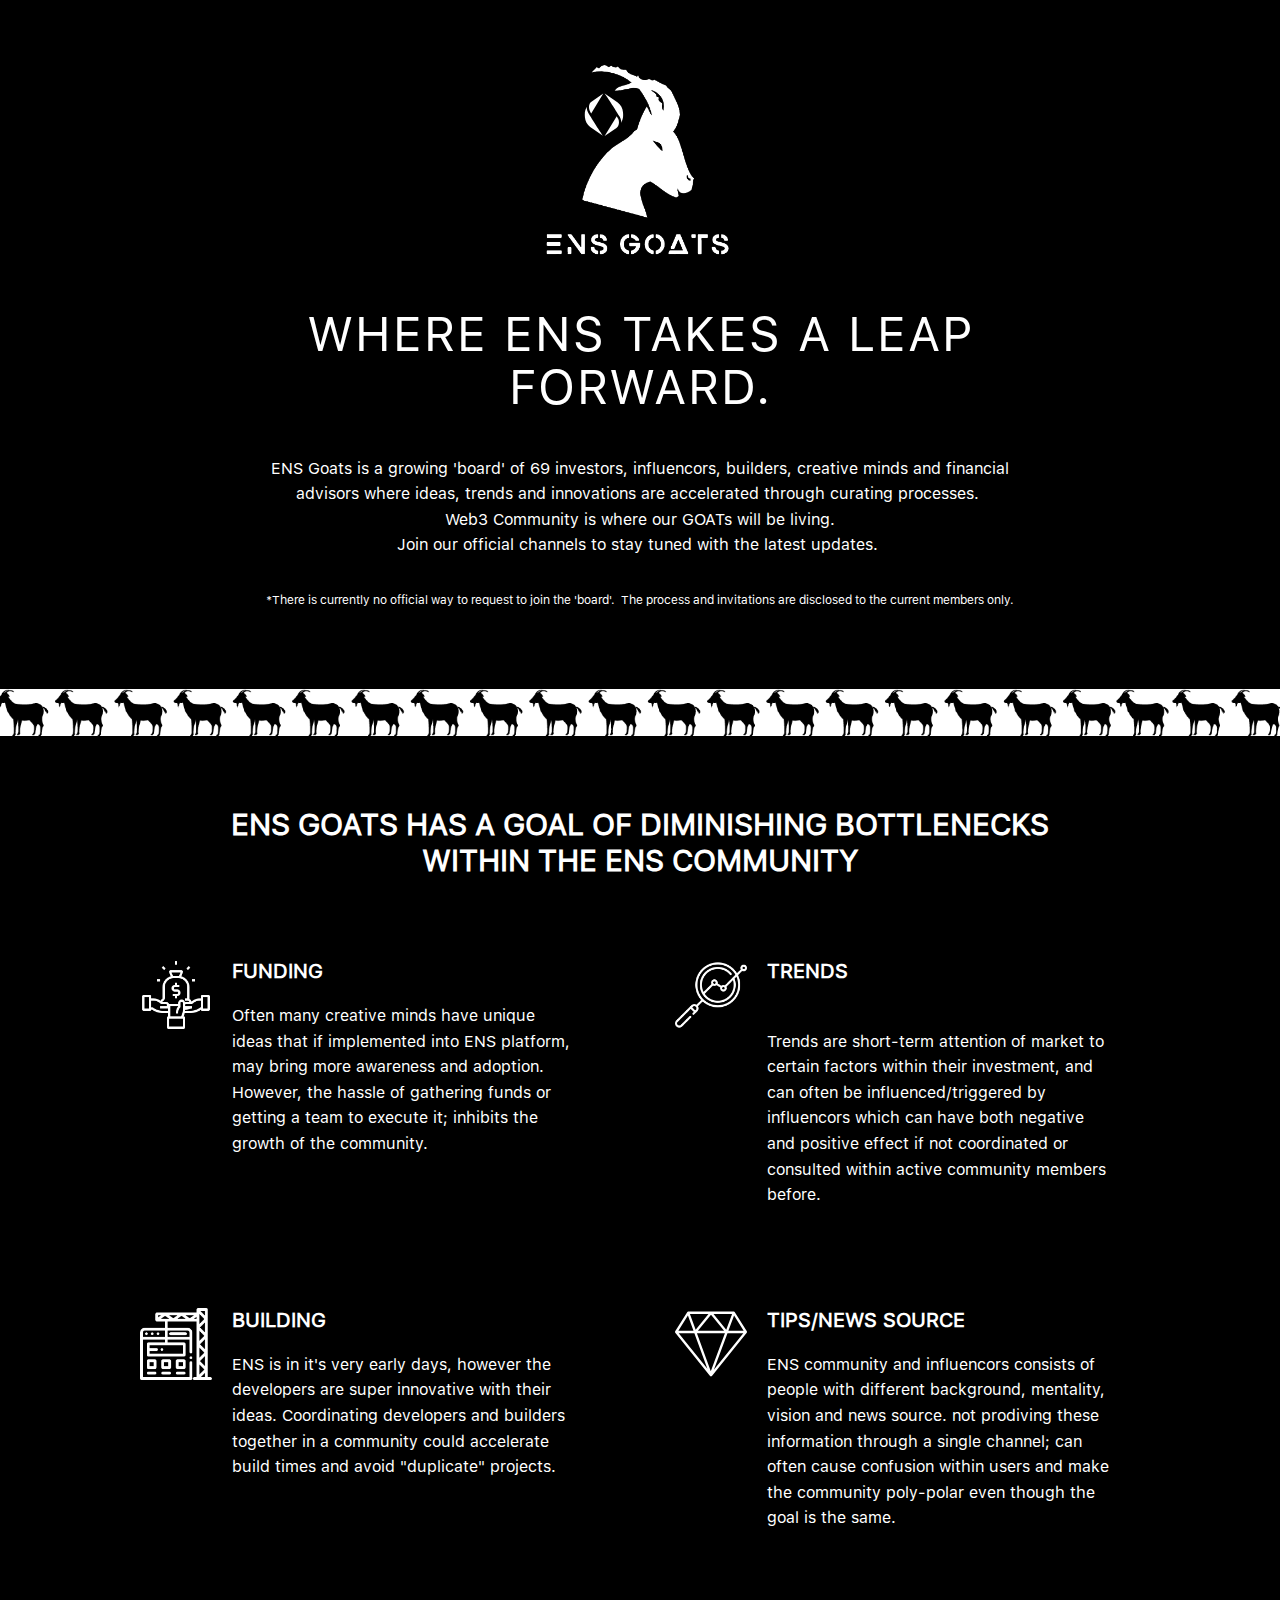
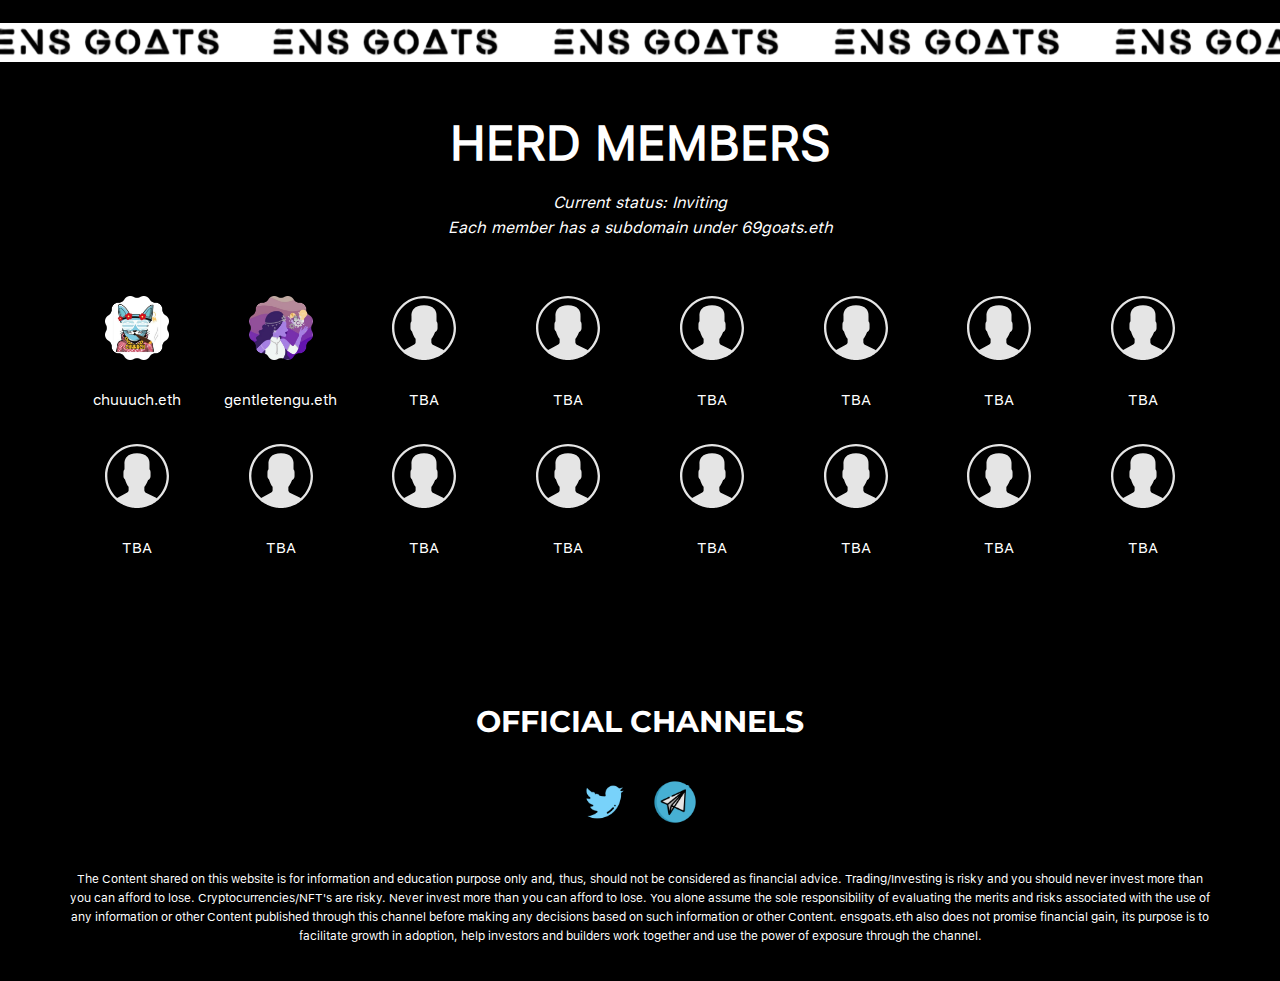
<file: index.html>
<!DOCTYPE html>
<html style="font-size: 16px;" lang="en"><head>
    <meta name="viewport" content="width=device-width, initial-scale=1.0">
    <meta charset="utf-8">
    <meta name="keywords" content="goat, domains, goated dev, goat developer, goat society, goatgang, gang, vitalik, nick, makoto, inu, nft, your id, login with ens, impact, build on ens, ethereum projects, ens dao, dao, coinbase, username, premium usernames, famous domains, ens, ethereum, name, service, goated, goatgang, ensgoat, doteth, web3, domain, premium domain, funding, invest, startup, board, directors, ensvision, buy domain, buy ens, 10k club, club, ens club, ens marketplace, ens trade, news, ens news">
    <meta name="description" content="ENS Goats is a growing 'board' of 69 investors, influencors, builders, creative minds and financial advisors where ideas, trends and innovations are accelerated through curating process.&nbsp;">
    <title>ENS GOATS</title>
    <link rel="stylesheet" href="ensgoats.css" media="screen">
<link rel="stylesheet" href="ENS-Goats.css" media="screen">
    <script class="u-script" type="text/javascript" src="jquery.js" defer=""></script>
    <script class="u-script" type="text/javascript" src="ensgoats.js" defer=""></script>
    <meta name="generator" content="Goat Generator">
    <meta property="og:title" content="ENS GOATS">
    <meta property="og:description" content="ENS Goats is a growing 'board' of 69 investors, influencors, builders, creative minds and financial advisors where ideas, trends and innovations are accelerated through curating process.&nbsp;">
    <meta property="og:image" content="https://i.ibb.co/yPMLk2s/GOATS.jpg">
    <meta property="og:url" content="https://ensgoats.com">
    <link rel="icon" href="images/favicon.png">
    
    <link id="u-theme-google-font" rel="stylesheet" href="https://fonts.googleapis.com/css?family=Montserrat:100,100i,200,200i,300,300i,400,400i,500,500i,600,600i,700,700i,800,800i,900,900i|Open+Sans:300,300i,400,400i,500,500i,600,600i,700,700i,800,800i">
    
    
    
    
    
    
    <script type="application/ld+json">{
		"@context": "http://schema.org",
		"@type": "Organization",
		"name": "ENS Goats",
		"sameAs": [
				"https://twitter.com/ensgoats",
				"https://t.me/ensgoats"
		]
}</script>
    <meta name="theme-color" content="#282a2e">
    <link rel="canonical" href="https://ensgoats.com/">
    <meta name="twitter:card" content="summary_large_image">
    <meta name="twitter:site" content="@ensgoats">
    <meta name="twitter:title" content="ENS GOATS">
    <meta name="twitter:description" content="Growing 'board' of 69 active influencers, builders and investors in ENS community.">
    <meta name="twitter:image" content="https://i.ibb.co/yPMLk2s/GOATS.jpg">
    <meta property="og:type" content="website">
  <script async="" src="https://www.googletagmanager.com/gtag/js?id=G-S0P0JC81YH"></script>
<script>
  window.dataLayer = window.dataLayer || [];
  function gtag(){dataLayer.push(arguments);}
  gtag('js', new Date());

  gtag('config', 'G-S0P0JC81YH');
</script>
  </head>
  <body data-home-page="ENS-Goats.html" data-home-page-title="ENS Goats" class="u-body u-xl-mode" data-lang="en">
    <section class="u-align-left u-black u-clearfix u-section-1" id="carousel_feec">
      <div class="u-clearfix u-sheet u-valign-middle-sm u-sheet-1">
        <div class="u-container-style u-group u-group-1">
          <div class="u-container-layout u-container-layout-1">
            <img class="u-expanded-width-sm u-image u-image-default u-image-1" src="images/GOATS.svg" alt="" data-image-width="1920" data-image-height="1080" data-animation-name="customAnimationIn" data-animation-duration="1000" data-animation-direction="">
            <h1 class="u-align-center u-custom-font u-text u-text-1" data-animation-name="customAnimationIn" data-animation-duration="1000">WHERE ENS TAKES A LEAP FORWARD.</h1>
            <p class="u-align-center u-custom-font u-text u-text-2">ENS Goats is a growing 'board' of 69 investors, influencors, builders, creative minds and financial advisors where ideas, trends and innovations are accelerated through curating processes.&nbsp;<br>Web3 Community is where our GOATs will be living.<br>Join our official channels to stay tuned with the latest updates.&nbsp;
            </p>
            <p class="u-align-center u-custom-font u-text u-text-3">*There is currently no official way to request to join the 'board'.&nbsp; The process and invitations are disclosed to the current members only.</p>
          </div>
        </div>
      </div>
    </section>
    <section class="u-clearfix u-image u-section-2" id="sec-e89f" data-image-width="1920" data-image-height="70">
      <div class="u-clearfix u-sheet u-sheet-1"></div>
    </section>
    <section class="u-align-center u-black u-clearfix u-section-3" id="sec-81a2">
      <div class="u-clearfix u-sheet u-sheet-1">
        <h3 class="u-align-center u-custom-font u-text u-text-1">ENS GOATS HAS A GOAL OF DIMINISHING BOTTLENECKS WITHIN THE ENS COMMUNITY</h3>
        <div class="u-expanded-width-lg u-expanded-width-md u-expanded-width-sm u-expanded-width-xs u-list u-list-1">
          <div class="u-repeater u-repeater-1">
            <div class="u-container-style u-list-item u-repeater-item">
              <div class="u-container-layout u-similar-container u-container-layout-1"><span class="u-file-icon u-icon u-text-white u-icon-1"><img src="images/2145158.png" alt=""></span>
                <div class="u-container-style u-group u-group-1">
                  <div class="u-container-layout u-valign-top u-container-layout-2">
                    <h5 class="u-custom-font u-text u-text-2">FUNDING</h5>
                    <p class="u-custom-font u-text u-text-body-alt-color u-text-3">Often many creative minds have unique ideas that if implemented into ENS platform, may bring more awareness and adoption. However, the hassle of gathering funds or getting a team to execute it; inhibits the growth of the community.</p>
                  </div>
                </div>
              </div>
            </div>
            <div class="u-container-style u-list-item u-repeater-item">
              <div class="u-container-layout u-similar-container u-container-layout-3"><span class="u-file-icon u-icon u-text-white u-icon-2"><img src="images/2498071.png" alt=""></span>
                <div class="u-container-style u-group u-video-cover u-group-2">
                  <div class="u-container-layout u-valign-top u-container-layout-4">
                    <h5 class="u-custom-font u-text u-text-default u-text-4">TRENDS</h5>
                    <p class="u-custom-font u-text u-text-body-alt-color u-text-default u-text-5">
                      <br>Trends are short-term attention of market to certain factors within their investment, and can often be influenced/triggered by influencors which can have both negative and positive effect if not coordinated or consulted within active community members before.
                    </p>
                  </div>
                </div>
              </div>
            </div>
            <div class="u-container-style u-list-item u-repeater-item">
              <div class="u-container-layout u-similar-container u-container-layout-5"><span class="u-file-icon u-icon u-text-white u-icon-3"><img src="images/921520.png" alt=""></span>
                <div class="u-container-style u-group u-video-cover u-group-3">
                  <div class="u-container-layout u-valign-top u-container-layout-6">
                    <h5 class="u-custom-font u-text u-text-default u-text-6">BUILDING</h5>
                    <p class="u-custom-font u-text u-text-body-alt-color u-text-default u-text-7">ENS is in it's very early days, however the developers are super innovative with their ideas. Coordinating developers and builders together in a community could accelerate build times and avoid "duplicate" projects.</p>
                  </div>
                </div>
              </div>
            </div>
            <div class="u-container-style u-list-item u-repeater-item">
              <div class="u-container-layout u-similar-container u-container-layout-7"><span class="u-icon u-text-white u-icon-4"><svg class="u-svg-link" preserveAspectRatio="xMidYMin slice" viewBox="0 0 59.986 59.986" style=""><use xmlns:xlink="http://www.w3.org/1999/xlink" xlink:href="#svg-da2f"></use></svg><svg class="u-svg-content" viewBox="0 0 59.986 59.986" x="0px" y="0px" id="svg-da2f" style="enable-background:new 0 0 59.986 59.986;"><path d="M59.972,20.164c0.007-0.041,0.011-0.081,0.013-0.123c0.002-0.049,0.001-0.096-0.003-0.145  c-0.004-0.042-0.01-0.082-0.02-0.123c-0.011-0.048-0.026-0.094-0.044-0.14c-0.009-0.024-0.011-0.049-0.022-0.072  c-0.008-0.017-0.022-0.03-0.031-0.047c-0.009-0.017-0.013-0.035-0.023-0.052l-10-16c-0.046-0.073-0.1-0.139-0.161-0.197  c-0.001-0.001-0.002-0.001-0.003-0.002c-0.086-0.081-0.188-0.139-0.297-0.185c-0.014-0.006-0.023-0.018-0.038-0.024  c-0.011-0.004-0.023-0.002-0.034-0.005c-0.101-0.034-0.205-0.057-0.314-0.057h-38c-0.108,0-0.211,0.023-0.31,0.056  c-0.011,0.003-0.022,0.001-0.032,0.005c-0.015,0.005-0.024,0.017-0.038,0.023c-0.104,0.043-0.202,0.099-0.287,0.175  c-0.005,0.005-0.012,0.008-0.017,0.012c-0.062,0.058-0.117,0.125-0.163,0.198l-10,16c-0.01,0.016-0.014,0.035-0.023,0.052  c-0.009,0.017-0.023,0.03-0.031,0.047c-0.011,0.023-0.013,0.048-0.023,0.072c-0.018,0.046-0.033,0.092-0.044,0.14  c-0.009,0.041-0.016,0.082-0.02,0.124C0,19.945-0.001,19.993,0.001,20.041c0.002,0.042,0.006,0.082,0.013,0.123  c0.008,0.048,0.021,0.095,0.037,0.142c0.013,0.039,0.027,0.077,0.045,0.115c0.009,0.018,0.012,0.038,0.022,0.056  c0.016,0.029,0.04,0.051,0.058,0.078c0.014,0.021,0.022,0.044,0.039,0.064l28.989,35.986c0.002,0.003,0.004,0.005,0.006,0.007  l0.005,0.007c0.003,0.004,0.008,0.005,0.011,0.009c0.082,0.099,0.184,0.174,0.295,0.234c0.03,0.016,0.058,0.03,0.089,0.043  c0.121,0.051,0.249,0.087,0.383,0.087c0.114,0,0.229-0.02,0.343-0.061c0.017-0.006,0.028-0.02,0.045-0.027  c0.051-0.021,0.091-0.055,0.137-0.084c0.076-0.048,0.147-0.098,0.206-0.163c0.014-0.015,0.035-0.022,0.048-0.038l29-36  c0.016-0.02,0.024-0.044,0.039-0.064c0.019-0.027,0.042-0.049,0.058-0.078c0.01-0.018,0.013-0.038,0.022-0.056  c0.018-0.038,0.032-0.075,0.045-0.115C59.95,20.259,59.964,20.213,59.972,20.164z M32.095,4.993h15.459l-4.86,13.045L32.095,4.993z   M40.892,18.993H19.095L29.993,5.58L40.892,18.993z M17.222,18.125L12.423,4.993h15.469L17.222,18.125z M41.593,20.993  L29.818,52.599L18.269,20.993H41.593z M49.221,6.246l7.967,12.748H44.472L49.221,6.246z M10.756,6.259l4.653,12.734H2.798  L10.756,6.259z M16.14,20.993l10.839,29.664L3.083,20.993H16.14z M32.39,51.423l11.337-30.43h13.176L32.39,51.423z"></path></svg>
            
            
          </span>
                <div class="u-container-style u-group u-video-cover u-group-4">
                  <div class="u-container-layout u-valign-top u-container-layout-8">
                    <h5 class="u-custom-font u-text u-text-default u-text-8">TIPS/NEWS SOURCE</h5>
                    <p class="u-custom-font u-text u-text-body-alt-color u-text-default u-text-9">ENS community and influencors consists of people with different background, mentality, vision and news source. not prodiving these information through a single channel; can often cause confusion within users and make the community poly-polar even though the goal is the same.</p>
                  </div>
                </div>
              </div>
            </div>
          </div>
        </div>
      </div>
    </section>
    <section class="u-clearfix u-image u-section-4" id="carousel_bf6f" data-image-width="1920" data-image-height="70">
      <div class="u-clearfix u-sheet u-sheet-1"></div>
    </section>
    <section class="u-align-center u-black u-clearfix u-section-5" id="sec-aaab">
      <div class="u-clearfix u-sheet u-sheet-1">
        <h1 class="u-custom-font u-text u-text-body-alt-color u-text-default u-text-1">HERD MEMBERS</h1>
        <p class="u-custom-font u-text u-text-body-alt-color u-text-default u-text-2">Current status: Inviting<br>Each member has a subdomain under 69goats.eth<br>
        </p>
        <div class="u-expanded-width u-list u-list-1">
          <div class="u-repeater u-repeater-1">
            <div class="u-align-center-lg u-align-center-md u-align-center-sm u-align-center-xs u-container-style u-list-item u-repeater-item">
              <div class="u-container-layout u-similar-container u-container-layout-1"><span class="u-file-icon u-icon u-icon-1"><img src="images/chuuuch.png" alt=""></span>
                <p class="u-custom-font u-text u-text-3">chuuuch.eth</p>
              </div>
            </div>
            <div class="u-align-center-lg u-align-center-md u-align-center-sm u-align-center-xs u-container-style u-list-item u-repeater-item">
              <div class="u-container-layout u-similar-container u-container-layout-2"><span class="u-file-icon u-icon u-icon-2"><img src="images/gentle.png" alt=""></span>
                <p class="u-custom-font u-text u-text-4">gentletengu.eth</p>
              </div>
            </div>
            <div class="u-align-center-lg u-align-center-md u-align-center-sm u-align-center-xs u-container-style u-list-item u-repeater-item">
              <div class="u-container-layout u-similar-container u-container-layout-3"><span class="u-icon u-text-grey-10 u-icon-3"><svg class="u-svg-link" preserveAspectRatio="xMidYMin slice" viewBox="0 0 55 55" style=""><use xmlns:xlink="http://www.w3.org/1999/xlink" xlink:href="#svg-6bee"></use></svg><svg class="u-svg-content" viewBox="0 0 55 55" x="0px" y="0px" id="svg-6bee" style="enable-background:new 0 0 55 55;"><path d="M55,27.5C55,12.337,42.663,0,27.5,0S0,12.337,0,27.5c0,8.009,3.444,15.228,8.926,20.258l-0.026,0.023l0.892,0.752
	c0.058,0.049,0.121,0.089,0.179,0.137c0.474,0.393,0.965,0.766,1.465,1.127c0.162,0.117,0.324,0.234,0.489,0.348
	c0.534,0.368,1.082,0.717,1.642,1.048c0.122,0.072,0.245,0.142,0.368,0.212c0.613,0.349,1.239,0.678,1.88,0.98
	c0.047,0.022,0.095,0.042,0.142,0.064c2.089,0.971,4.319,1.684,6.651,2.105c0.061,0.011,0.122,0.022,0.184,0.033
	c0.724,0.125,1.456,0.225,2.197,0.292c0.09,0.008,0.18,0.013,0.271,0.021C25.998,54.961,26.744,55,27.5,55
	c0.749,0,1.488-0.039,2.222-0.098c0.093-0.008,0.186-0.013,0.279-0.021c0.735-0.067,1.461-0.164,2.178-0.287
	c0.062-0.011,0.125-0.022,0.187-0.034c2.297-0.412,4.495-1.109,6.557-2.055c0.076-0.035,0.153-0.068,0.229-0.104
	c0.617-0.29,1.22-0.603,1.811-0.936c0.147-0.083,0.293-0.167,0.439-0.253c0.538-0.317,1.067-0.648,1.581-1
	c0.185-0.126,0.366-0.259,0.549-0.391c0.439-0.316,0.87-0.642,1.289-0.983c0.093-0.075,0.193-0.14,0.284-0.217l0.915-0.764
	l-0.027-0.023C51.523,42.802,55,35.55,55,27.5z M2,27.5C2,13.439,13.439,2,27.5,2S53,13.439,53,27.5
	c0,7.577-3.325,14.389-8.589,19.063c-0.294-0.203-0.59-0.385-0.893-0.537l-8.467-4.233c-0.76-0.38-1.232-1.144-1.232-1.993v-2.957
	c0.196-0.242,0.403-0.516,0.617-0.817c1.096-1.548,1.975-3.27,2.616-5.123c1.267-0.602,2.085-1.864,2.085-3.289v-3.545
	c0-0.867-0.318-1.708-0.887-2.369v-4.667c0.052-0.52,0.236-3.448-1.883-5.864C34.524,9.065,31.541,8,27.5,8
	s-7.024,1.065-8.867,3.168c-2.119,2.416-1.935,5.346-1.883,5.864v4.667c-0.568,0.661-0.887,1.502-0.887,2.369v3.545
	c0,1.101,0.494,2.128,1.34,2.821c0.81,3.173,2.477,5.575,3.093,6.389v2.894c0,0.816-0.445,1.566-1.162,1.958l-7.907,4.313
	c-0.252,0.137-0.502,0.297-0.752,0.476C5.276,41.792,2,35.022,2,27.5z"></path></svg></span>
                <p class="u-custom-font u-text u-text-5">TBA</p>
              </div>
            </div>
            <div class="u-align-center-lg u-align-center-md u-align-center-sm u-align-center-xs u-container-style u-list-item u-repeater-item">
              <div class="u-container-layout u-similar-container u-container-layout-4"><span class="u-icon u-text-grey-10 u-icon-4"><svg class="u-svg-link" preserveAspectRatio="xMidYMin slice" viewBox="0 0 55 55" style=""><use xmlns:xlink="http://www.w3.org/1999/xlink" xlink:href="#svg-bba7"></use></svg><svg class="u-svg-content" viewBox="0 0 55 55" x="0px" y="0px" id="svg-bba7" style="enable-background:new 0 0 55 55;"><path d="M55,27.5C55,12.337,42.663,0,27.5,0S0,12.337,0,27.5c0,8.009,3.444,15.228,8.926,20.258l-0.026,0.023l0.892,0.752
	c0.058,0.049,0.121,0.089,0.179,0.137c0.474,0.393,0.965,0.766,1.465,1.127c0.162,0.117,0.324,0.234,0.489,0.348
	c0.534,0.368,1.082,0.717,1.642,1.048c0.122,0.072,0.245,0.142,0.368,0.212c0.613,0.349,1.239,0.678,1.88,0.98
	c0.047,0.022,0.095,0.042,0.142,0.064c2.089,0.971,4.319,1.684,6.651,2.105c0.061,0.011,0.122,0.022,0.184,0.033
	c0.724,0.125,1.456,0.225,2.197,0.292c0.09,0.008,0.18,0.013,0.271,0.021C25.998,54.961,26.744,55,27.5,55
	c0.749,0,1.488-0.039,2.222-0.098c0.093-0.008,0.186-0.013,0.279-0.021c0.735-0.067,1.461-0.164,2.178-0.287
	c0.062-0.011,0.125-0.022,0.187-0.034c2.297-0.412,4.495-1.109,6.557-2.055c0.076-0.035,0.153-0.068,0.229-0.104
	c0.617-0.29,1.22-0.603,1.811-0.936c0.147-0.083,0.293-0.167,0.439-0.253c0.538-0.317,1.067-0.648,1.581-1
	c0.185-0.126,0.366-0.259,0.549-0.391c0.439-0.316,0.87-0.642,1.289-0.983c0.093-0.075,0.193-0.14,0.284-0.217l0.915-0.764
	l-0.027-0.023C51.523,42.802,55,35.55,55,27.5z M2,27.5C2,13.439,13.439,2,27.5,2S53,13.439,53,27.5
	c0,7.577-3.325,14.389-8.589,19.063c-0.294-0.203-0.59-0.385-0.893-0.537l-8.467-4.233c-0.76-0.38-1.232-1.144-1.232-1.993v-2.957
	c0.196-0.242,0.403-0.516,0.617-0.817c1.096-1.548,1.975-3.27,2.616-5.123c1.267-0.602,2.085-1.864,2.085-3.289v-3.545
	c0-0.867-0.318-1.708-0.887-2.369v-4.667c0.052-0.52,0.236-3.448-1.883-5.864C34.524,9.065,31.541,8,27.5,8
	s-7.024,1.065-8.867,3.168c-2.119,2.416-1.935,5.346-1.883,5.864v4.667c-0.568,0.661-0.887,1.502-0.887,2.369v3.545
	c0,1.101,0.494,2.128,1.34,2.821c0.81,3.173,2.477,5.575,3.093,6.389v2.894c0,0.816-0.445,1.566-1.162,1.958l-7.907,4.313
	c-0.252,0.137-0.502,0.297-0.752,0.476C5.276,41.792,2,35.022,2,27.5z"></path></svg></span>
                <p class="u-custom-font u-text u-text-6"> TBA</p>
              </div>
            </div>
            <div class="u-align-center-lg u-align-center-md u-align-center-sm u-align-center-xs u-container-style u-list-item u-repeater-item">
              <div class="u-container-layout u-similar-container u-container-layout-5"><span class="u-icon u-text-grey-10 u-icon-5"><svg class="u-svg-link" preserveAspectRatio="xMidYMin slice" viewBox="0 0 55 55" style=""><use xmlns:xlink="http://www.w3.org/1999/xlink" xlink:href="#svg-75cc"></use></svg><svg class="u-svg-content" viewBox="0 0 55 55" x="0px" y="0px" id="svg-75cc" style="enable-background:new 0 0 55 55;"><path d="M55,27.5C55,12.337,42.663,0,27.5,0S0,12.337,0,27.5c0,8.009,3.444,15.228,8.926,20.258l-0.026,0.023l0.892,0.752
	c0.058,0.049,0.121,0.089,0.179,0.137c0.474,0.393,0.965,0.766,1.465,1.127c0.162,0.117,0.324,0.234,0.489,0.348
	c0.534,0.368,1.082,0.717,1.642,1.048c0.122,0.072,0.245,0.142,0.368,0.212c0.613,0.349,1.239,0.678,1.88,0.98
	c0.047,0.022,0.095,0.042,0.142,0.064c2.089,0.971,4.319,1.684,6.651,2.105c0.061,0.011,0.122,0.022,0.184,0.033
	c0.724,0.125,1.456,0.225,2.197,0.292c0.09,0.008,0.18,0.013,0.271,0.021C25.998,54.961,26.744,55,27.5,55
	c0.749,0,1.488-0.039,2.222-0.098c0.093-0.008,0.186-0.013,0.279-0.021c0.735-0.067,1.461-0.164,2.178-0.287
	c0.062-0.011,0.125-0.022,0.187-0.034c2.297-0.412,4.495-1.109,6.557-2.055c0.076-0.035,0.153-0.068,0.229-0.104
	c0.617-0.29,1.22-0.603,1.811-0.936c0.147-0.083,0.293-0.167,0.439-0.253c0.538-0.317,1.067-0.648,1.581-1
	c0.185-0.126,0.366-0.259,0.549-0.391c0.439-0.316,0.87-0.642,1.289-0.983c0.093-0.075,0.193-0.14,0.284-0.217l0.915-0.764
	l-0.027-0.023C51.523,42.802,55,35.55,55,27.5z M2,27.5C2,13.439,13.439,2,27.5,2S53,13.439,53,27.5
	c0,7.577-3.325,14.389-8.589,19.063c-0.294-0.203-0.59-0.385-0.893-0.537l-8.467-4.233c-0.76-0.38-1.232-1.144-1.232-1.993v-2.957
	c0.196-0.242,0.403-0.516,0.617-0.817c1.096-1.548,1.975-3.27,2.616-5.123c1.267-0.602,2.085-1.864,2.085-3.289v-3.545
	c0-0.867-0.318-1.708-0.887-2.369v-4.667c0.052-0.52,0.236-3.448-1.883-5.864C34.524,9.065,31.541,8,27.5,8
	s-7.024,1.065-8.867,3.168c-2.119,2.416-1.935,5.346-1.883,5.864v4.667c-0.568,0.661-0.887,1.502-0.887,2.369v3.545
	c0,1.101,0.494,2.128,1.34,2.821c0.81,3.173,2.477,5.575,3.093,6.389v2.894c0,0.816-0.445,1.566-1.162,1.958l-7.907,4.313
	c-0.252,0.137-0.502,0.297-0.752,0.476C5.276,41.792,2,35.022,2,27.5z"></path></svg></span>
                <p class="u-custom-font u-text u-text-7"> TBA</p>
              </div>
            </div>
            <div class="u-align-center-lg u-align-center-md u-align-center-sm u-align-center-xs u-container-style u-list-item u-repeater-item">
              <div class="u-container-layout u-similar-container u-container-layout-6"><span class="u-icon u-text-grey-10 u-icon-6"><svg class="u-svg-link" preserveAspectRatio="xMidYMin slice" viewBox="0 0 55 55" style=""><use xmlns:xlink="http://www.w3.org/1999/xlink" xlink:href="#svg-4096"></use></svg><svg class="u-svg-content" viewBox="0 0 55 55" x="0px" y="0px" id="svg-4096" style="enable-background:new 0 0 55 55;"><path d="M55,27.5C55,12.337,42.663,0,27.5,0S0,12.337,0,27.5c0,8.009,3.444,15.228,8.926,20.258l-0.026,0.023l0.892,0.752
	c0.058,0.049,0.121,0.089,0.179,0.137c0.474,0.393,0.965,0.766,1.465,1.127c0.162,0.117,0.324,0.234,0.489,0.348
	c0.534,0.368,1.082,0.717,1.642,1.048c0.122,0.072,0.245,0.142,0.368,0.212c0.613,0.349,1.239,0.678,1.88,0.98
	c0.047,0.022,0.095,0.042,0.142,0.064c2.089,0.971,4.319,1.684,6.651,2.105c0.061,0.011,0.122,0.022,0.184,0.033
	c0.724,0.125,1.456,0.225,2.197,0.292c0.09,0.008,0.18,0.013,0.271,0.021C25.998,54.961,26.744,55,27.5,55
	c0.749,0,1.488-0.039,2.222-0.098c0.093-0.008,0.186-0.013,0.279-0.021c0.735-0.067,1.461-0.164,2.178-0.287
	c0.062-0.011,0.125-0.022,0.187-0.034c2.297-0.412,4.495-1.109,6.557-2.055c0.076-0.035,0.153-0.068,0.229-0.104
	c0.617-0.29,1.22-0.603,1.811-0.936c0.147-0.083,0.293-0.167,0.439-0.253c0.538-0.317,1.067-0.648,1.581-1
	c0.185-0.126,0.366-0.259,0.549-0.391c0.439-0.316,0.87-0.642,1.289-0.983c0.093-0.075,0.193-0.14,0.284-0.217l0.915-0.764
	l-0.027-0.023C51.523,42.802,55,35.55,55,27.5z M2,27.5C2,13.439,13.439,2,27.5,2S53,13.439,53,27.5
	c0,7.577-3.325,14.389-8.589,19.063c-0.294-0.203-0.59-0.385-0.893-0.537l-8.467-4.233c-0.76-0.38-1.232-1.144-1.232-1.993v-2.957
	c0.196-0.242,0.403-0.516,0.617-0.817c1.096-1.548,1.975-3.27,2.616-5.123c1.267-0.602,2.085-1.864,2.085-3.289v-3.545
	c0-0.867-0.318-1.708-0.887-2.369v-4.667c0.052-0.52,0.236-3.448-1.883-5.864C34.524,9.065,31.541,8,27.5,8
	s-7.024,1.065-8.867,3.168c-2.119,2.416-1.935,5.346-1.883,5.864v4.667c-0.568,0.661-0.887,1.502-0.887,2.369v3.545
	c0,1.101,0.494,2.128,1.34,2.821c0.81,3.173,2.477,5.575,3.093,6.389v2.894c0,0.816-0.445,1.566-1.162,1.958l-7.907,4.313
	c-0.252,0.137-0.502,0.297-0.752,0.476C5.276,41.792,2,35.022,2,27.5z"></path></svg></span>
                <p class="u-custom-font u-text u-text-8"> TBA</p>
              </div>
            </div>
            <div class="u-align-center-lg u-align-center-md u-align-center-sm u-align-center-xs u-container-style u-list-item u-repeater-item">
              <div class="u-container-layout u-similar-container u-container-layout-7"><span class="u-icon u-text-grey-10 u-icon-7"><svg class="u-svg-link" preserveAspectRatio="xMidYMin slice" viewBox="0 0 55 55" style=""><use xmlns:xlink="http://www.w3.org/1999/xlink" xlink:href="#svg-c48d"></use></svg><svg class="u-svg-content" viewBox="0 0 55 55" x="0px" y="0px" id="svg-c48d" style="enable-background:new 0 0 55 55;"><path d="M55,27.5C55,12.337,42.663,0,27.5,0S0,12.337,0,27.5c0,8.009,3.444,15.228,8.926,20.258l-0.026,0.023l0.892,0.752
	c0.058,0.049,0.121,0.089,0.179,0.137c0.474,0.393,0.965,0.766,1.465,1.127c0.162,0.117,0.324,0.234,0.489,0.348
	c0.534,0.368,1.082,0.717,1.642,1.048c0.122,0.072,0.245,0.142,0.368,0.212c0.613,0.349,1.239,0.678,1.88,0.98
	c0.047,0.022,0.095,0.042,0.142,0.064c2.089,0.971,4.319,1.684,6.651,2.105c0.061,0.011,0.122,0.022,0.184,0.033
	c0.724,0.125,1.456,0.225,2.197,0.292c0.09,0.008,0.18,0.013,0.271,0.021C25.998,54.961,26.744,55,27.5,55
	c0.749,0,1.488-0.039,2.222-0.098c0.093-0.008,0.186-0.013,0.279-0.021c0.735-0.067,1.461-0.164,2.178-0.287
	c0.062-0.011,0.125-0.022,0.187-0.034c2.297-0.412,4.495-1.109,6.557-2.055c0.076-0.035,0.153-0.068,0.229-0.104
	c0.617-0.29,1.22-0.603,1.811-0.936c0.147-0.083,0.293-0.167,0.439-0.253c0.538-0.317,1.067-0.648,1.581-1
	c0.185-0.126,0.366-0.259,0.549-0.391c0.439-0.316,0.87-0.642,1.289-0.983c0.093-0.075,0.193-0.14,0.284-0.217l0.915-0.764
	l-0.027-0.023C51.523,42.802,55,35.55,55,27.5z M2,27.5C2,13.439,13.439,2,27.5,2S53,13.439,53,27.5
	c0,7.577-3.325,14.389-8.589,19.063c-0.294-0.203-0.59-0.385-0.893-0.537l-8.467-4.233c-0.76-0.38-1.232-1.144-1.232-1.993v-2.957
	c0.196-0.242,0.403-0.516,0.617-0.817c1.096-1.548,1.975-3.27,2.616-5.123c1.267-0.602,2.085-1.864,2.085-3.289v-3.545
	c0-0.867-0.318-1.708-0.887-2.369v-4.667c0.052-0.52,0.236-3.448-1.883-5.864C34.524,9.065,31.541,8,27.5,8
	s-7.024,1.065-8.867,3.168c-2.119,2.416-1.935,5.346-1.883,5.864v4.667c-0.568,0.661-0.887,1.502-0.887,2.369v3.545
	c0,1.101,0.494,2.128,1.34,2.821c0.81,3.173,2.477,5.575,3.093,6.389v2.894c0,0.816-0.445,1.566-1.162,1.958l-7.907,4.313
	c-0.252,0.137-0.502,0.297-0.752,0.476C5.276,41.792,2,35.022,2,27.5z"></path></svg></span>
                <p class="u-custom-font u-text u-text-9"> TBA</p>
              </div>
            </div>
            <div class="u-align-center-lg u-align-center-md u-align-center-sm u-align-center-xs u-container-style u-list-item u-repeater-item">
              <div class="u-container-layout u-similar-container u-container-layout-8"><span class="u-icon u-text-grey-10 u-icon-8"><svg class="u-svg-link" preserveAspectRatio="xMidYMin slice" viewBox="0 0 55 55" style=""><use xmlns:xlink="http://www.w3.org/1999/xlink" xlink:href="#svg-b133"></use></svg><svg class="u-svg-content" viewBox="0 0 55 55" x="0px" y="0px" id="svg-b133" style="enable-background:new 0 0 55 55;"><path d="M55,27.5C55,12.337,42.663,0,27.5,0S0,12.337,0,27.5c0,8.009,3.444,15.228,8.926,20.258l-0.026,0.023l0.892,0.752
	c0.058,0.049,0.121,0.089,0.179,0.137c0.474,0.393,0.965,0.766,1.465,1.127c0.162,0.117,0.324,0.234,0.489,0.348
	c0.534,0.368,1.082,0.717,1.642,1.048c0.122,0.072,0.245,0.142,0.368,0.212c0.613,0.349,1.239,0.678,1.88,0.98
	c0.047,0.022,0.095,0.042,0.142,0.064c2.089,0.971,4.319,1.684,6.651,2.105c0.061,0.011,0.122,0.022,0.184,0.033
	c0.724,0.125,1.456,0.225,2.197,0.292c0.09,0.008,0.18,0.013,0.271,0.021C25.998,54.961,26.744,55,27.5,55
	c0.749,0,1.488-0.039,2.222-0.098c0.093-0.008,0.186-0.013,0.279-0.021c0.735-0.067,1.461-0.164,2.178-0.287
	c0.062-0.011,0.125-0.022,0.187-0.034c2.297-0.412,4.495-1.109,6.557-2.055c0.076-0.035,0.153-0.068,0.229-0.104
	c0.617-0.29,1.22-0.603,1.811-0.936c0.147-0.083,0.293-0.167,0.439-0.253c0.538-0.317,1.067-0.648,1.581-1
	c0.185-0.126,0.366-0.259,0.549-0.391c0.439-0.316,0.87-0.642,1.289-0.983c0.093-0.075,0.193-0.14,0.284-0.217l0.915-0.764
	l-0.027-0.023C51.523,42.802,55,35.55,55,27.5z M2,27.5C2,13.439,13.439,2,27.5,2S53,13.439,53,27.5
	c0,7.577-3.325,14.389-8.589,19.063c-0.294-0.203-0.59-0.385-0.893-0.537l-8.467-4.233c-0.76-0.38-1.232-1.144-1.232-1.993v-2.957
	c0.196-0.242,0.403-0.516,0.617-0.817c1.096-1.548,1.975-3.27,2.616-5.123c1.267-0.602,2.085-1.864,2.085-3.289v-3.545
	c0-0.867-0.318-1.708-0.887-2.369v-4.667c0.052-0.52,0.236-3.448-1.883-5.864C34.524,9.065,31.541,8,27.5,8
	s-7.024,1.065-8.867,3.168c-2.119,2.416-1.935,5.346-1.883,5.864v4.667c-0.568,0.661-0.887,1.502-0.887,2.369v3.545
	c0,1.101,0.494,2.128,1.34,2.821c0.81,3.173,2.477,5.575,3.093,6.389v2.894c0,0.816-0.445,1.566-1.162,1.958l-7.907,4.313
	c-0.252,0.137-0.502,0.297-0.752,0.476C5.276,41.792,2,35.022,2,27.5z"></path></svg></span>
                <p class="u-custom-font u-text u-text-10"> TBA</p>
              </div>
            </div>
            <div class="u-align-center-lg u-align-center-md u-align-center-sm u-align-center-xs u-container-style u-list-item u-repeater-item">
              <div class="u-container-layout u-similar-container u-container-layout-9"><span class="u-icon u-text-grey-10 u-icon-9"><svg class="u-svg-link" preserveAspectRatio="xMidYMin slice" viewBox="0 0 55 55" style=""><use xmlns:xlink="http://www.w3.org/1999/xlink" xlink:href="#svg-13af"></use></svg><svg class="u-svg-content" viewBox="0 0 55 55" x="0px" y="0px" id="svg-13af" style="enable-background:new 0 0 55 55;"><path d="M55,27.5C55,12.337,42.663,0,27.5,0S0,12.337,0,27.5c0,8.009,3.444,15.228,8.926,20.258l-0.026,0.023l0.892,0.752
	c0.058,0.049,0.121,0.089,0.179,0.137c0.474,0.393,0.965,0.766,1.465,1.127c0.162,0.117,0.324,0.234,0.489,0.348
	c0.534,0.368,1.082,0.717,1.642,1.048c0.122,0.072,0.245,0.142,0.368,0.212c0.613,0.349,1.239,0.678,1.88,0.98
	c0.047,0.022,0.095,0.042,0.142,0.064c2.089,0.971,4.319,1.684,6.651,2.105c0.061,0.011,0.122,0.022,0.184,0.033
	c0.724,0.125,1.456,0.225,2.197,0.292c0.09,0.008,0.18,0.013,0.271,0.021C25.998,54.961,26.744,55,27.5,55
	c0.749,0,1.488-0.039,2.222-0.098c0.093-0.008,0.186-0.013,0.279-0.021c0.735-0.067,1.461-0.164,2.178-0.287
	c0.062-0.011,0.125-0.022,0.187-0.034c2.297-0.412,4.495-1.109,6.557-2.055c0.076-0.035,0.153-0.068,0.229-0.104
	c0.617-0.29,1.22-0.603,1.811-0.936c0.147-0.083,0.293-0.167,0.439-0.253c0.538-0.317,1.067-0.648,1.581-1
	c0.185-0.126,0.366-0.259,0.549-0.391c0.439-0.316,0.87-0.642,1.289-0.983c0.093-0.075,0.193-0.14,0.284-0.217l0.915-0.764
	l-0.027-0.023C51.523,42.802,55,35.55,55,27.5z M2,27.5C2,13.439,13.439,2,27.5,2S53,13.439,53,27.5
	c0,7.577-3.325,14.389-8.589,19.063c-0.294-0.203-0.59-0.385-0.893-0.537l-8.467-4.233c-0.76-0.38-1.232-1.144-1.232-1.993v-2.957
	c0.196-0.242,0.403-0.516,0.617-0.817c1.096-1.548,1.975-3.27,2.616-5.123c1.267-0.602,2.085-1.864,2.085-3.289v-3.545
	c0-0.867-0.318-1.708-0.887-2.369v-4.667c0.052-0.52,0.236-3.448-1.883-5.864C34.524,9.065,31.541,8,27.5,8
	s-7.024,1.065-8.867,3.168c-2.119,2.416-1.935,5.346-1.883,5.864v4.667c-0.568,0.661-0.887,1.502-0.887,2.369v3.545
	c0,1.101,0.494,2.128,1.34,2.821c0.81,3.173,2.477,5.575,3.093,6.389v2.894c0,0.816-0.445,1.566-1.162,1.958l-7.907,4.313
	c-0.252,0.137-0.502,0.297-0.752,0.476C5.276,41.792,2,35.022,2,27.5z"></path></svg></span>
                <p class="u-custom-font u-text u-text-11"> TBA</p>
              </div>
            </div>
            <div class="u-align-center-lg u-align-center-md u-align-center-sm u-align-center-xs u-container-style u-list-item u-repeater-item">
              <div class="u-container-layout u-similar-container u-container-layout-10"><span class="u-icon u-text-grey-10 u-icon-10"><svg class="u-svg-link" preserveAspectRatio="xMidYMin slice" viewBox="0 0 55 55" style=""><use xmlns:xlink="http://www.w3.org/1999/xlink" xlink:href="#svg-0c4d"></use></svg><svg class="u-svg-content" viewBox="0 0 55 55" x="0px" y="0px" id="svg-0c4d" style="enable-background:new 0 0 55 55;"><path d="M55,27.5C55,12.337,42.663,0,27.5,0S0,12.337,0,27.5c0,8.009,3.444,15.228,8.926,20.258l-0.026,0.023l0.892,0.752
	c0.058,0.049,0.121,0.089,0.179,0.137c0.474,0.393,0.965,0.766,1.465,1.127c0.162,0.117,0.324,0.234,0.489,0.348
	c0.534,0.368,1.082,0.717,1.642,1.048c0.122,0.072,0.245,0.142,0.368,0.212c0.613,0.349,1.239,0.678,1.88,0.98
	c0.047,0.022,0.095,0.042,0.142,0.064c2.089,0.971,4.319,1.684,6.651,2.105c0.061,0.011,0.122,0.022,0.184,0.033
	c0.724,0.125,1.456,0.225,2.197,0.292c0.09,0.008,0.18,0.013,0.271,0.021C25.998,54.961,26.744,55,27.5,55
	c0.749,0,1.488-0.039,2.222-0.098c0.093-0.008,0.186-0.013,0.279-0.021c0.735-0.067,1.461-0.164,2.178-0.287
	c0.062-0.011,0.125-0.022,0.187-0.034c2.297-0.412,4.495-1.109,6.557-2.055c0.076-0.035,0.153-0.068,0.229-0.104
	c0.617-0.29,1.22-0.603,1.811-0.936c0.147-0.083,0.293-0.167,0.439-0.253c0.538-0.317,1.067-0.648,1.581-1
	c0.185-0.126,0.366-0.259,0.549-0.391c0.439-0.316,0.87-0.642,1.289-0.983c0.093-0.075,0.193-0.14,0.284-0.217l0.915-0.764
	l-0.027-0.023C51.523,42.802,55,35.55,55,27.5z M2,27.5C2,13.439,13.439,2,27.5,2S53,13.439,53,27.5
	c0,7.577-3.325,14.389-8.589,19.063c-0.294-0.203-0.59-0.385-0.893-0.537l-8.467-4.233c-0.76-0.38-1.232-1.144-1.232-1.993v-2.957
	c0.196-0.242,0.403-0.516,0.617-0.817c1.096-1.548,1.975-3.27,2.616-5.123c1.267-0.602,2.085-1.864,2.085-3.289v-3.545
	c0-0.867-0.318-1.708-0.887-2.369v-4.667c0.052-0.52,0.236-3.448-1.883-5.864C34.524,9.065,31.541,8,27.5,8
	s-7.024,1.065-8.867,3.168c-2.119,2.416-1.935,5.346-1.883,5.864v4.667c-0.568,0.661-0.887,1.502-0.887,2.369v3.545
	c0,1.101,0.494,2.128,1.34,2.821c0.81,3.173,2.477,5.575,3.093,6.389v2.894c0,0.816-0.445,1.566-1.162,1.958l-7.907,4.313
	c-0.252,0.137-0.502,0.297-0.752,0.476C5.276,41.792,2,35.022,2,27.5z"></path></svg></span>
                <p class="u-custom-font u-text u-text-12"> TBA</p>
              </div>
            </div>
            <div class="u-align-center-lg u-align-center-md u-align-center-sm u-align-center-xs u-container-style u-list-item u-repeater-item">
              <div class="u-container-layout u-similar-container u-container-layout-11"><span class="u-icon u-text-grey-10 u-icon-11"><svg class="u-svg-link" preserveAspectRatio="xMidYMin slice" viewBox="0 0 55 55" style=""><use xmlns:xlink="http://www.w3.org/1999/xlink" xlink:href="#svg-e458"></use></svg><svg class="u-svg-content" viewBox="0 0 55 55" x="0px" y="0px" id="svg-e458" style="enable-background:new 0 0 55 55;"><path d="M55,27.5C55,12.337,42.663,0,27.5,0S0,12.337,0,27.5c0,8.009,3.444,15.228,8.926,20.258l-0.026,0.023l0.892,0.752
	c0.058,0.049,0.121,0.089,0.179,0.137c0.474,0.393,0.965,0.766,1.465,1.127c0.162,0.117,0.324,0.234,0.489,0.348
	c0.534,0.368,1.082,0.717,1.642,1.048c0.122,0.072,0.245,0.142,0.368,0.212c0.613,0.349,1.239,0.678,1.88,0.98
	c0.047,0.022,0.095,0.042,0.142,0.064c2.089,0.971,4.319,1.684,6.651,2.105c0.061,0.011,0.122,0.022,0.184,0.033
	c0.724,0.125,1.456,0.225,2.197,0.292c0.09,0.008,0.18,0.013,0.271,0.021C25.998,54.961,26.744,55,27.5,55
	c0.749,0,1.488-0.039,2.222-0.098c0.093-0.008,0.186-0.013,0.279-0.021c0.735-0.067,1.461-0.164,2.178-0.287
	c0.062-0.011,0.125-0.022,0.187-0.034c2.297-0.412,4.495-1.109,6.557-2.055c0.076-0.035,0.153-0.068,0.229-0.104
	c0.617-0.29,1.22-0.603,1.811-0.936c0.147-0.083,0.293-0.167,0.439-0.253c0.538-0.317,1.067-0.648,1.581-1
	c0.185-0.126,0.366-0.259,0.549-0.391c0.439-0.316,0.87-0.642,1.289-0.983c0.093-0.075,0.193-0.14,0.284-0.217l0.915-0.764
	l-0.027-0.023C51.523,42.802,55,35.55,55,27.5z M2,27.5C2,13.439,13.439,2,27.5,2S53,13.439,53,27.5
	c0,7.577-3.325,14.389-8.589,19.063c-0.294-0.203-0.59-0.385-0.893-0.537l-8.467-4.233c-0.76-0.38-1.232-1.144-1.232-1.993v-2.957
	c0.196-0.242,0.403-0.516,0.617-0.817c1.096-1.548,1.975-3.27,2.616-5.123c1.267-0.602,2.085-1.864,2.085-3.289v-3.545
	c0-0.867-0.318-1.708-0.887-2.369v-4.667c0.052-0.52,0.236-3.448-1.883-5.864C34.524,9.065,31.541,8,27.5,8
	s-7.024,1.065-8.867,3.168c-2.119,2.416-1.935,5.346-1.883,5.864v4.667c-0.568,0.661-0.887,1.502-0.887,2.369v3.545
	c0,1.101,0.494,2.128,1.34,2.821c0.81,3.173,2.477,5.575,3.093,6.389v2.894c0,0.816-0.445,1.566-1.162,1.958l-7.907,4.313
	c-0.252,0.137-0.502,0.297-0.752,0.476C5.276,41.792,2,35.022,2,27.5z"></path></svg></span>
                <p class="u-custom-font u-text u-text-13"> TBA</p>
              </div>
            </div>
            <div class="u-align-center-lg u-align-center-md u-align-center-sm u-align-center-xs u-container-style u-list-item u-repeater-item">
              <div class="u-container-layout u-similar-container u-container-layout-12"><span class="u-icon u-text-grey-10 u-icon-12"><svg class="u-svg-link" preserveAspectRatio="xMidYMin slice" viewBox="0 0 55 55" style=""><use xmlns:xlink="http://www.w3.org/1999/xlink" xlink:href="#svg-90d1"></use></svg><svg class="u-svg-content" viewBox="0 0 55 55" x="0px" y="0px" id="svg-90d1" style="enable-background:new 0 0 55 55;"><path d="M55,27.5C55,12.337,42.663,0,27.5,0S0,12.337,0,27.5c0,8.009,3.444,15.228,8.926,20.258l-0.026,0.023l0.892,0.752
	c0.058,0.049,0.121,0.089,0.179,0.137c0.474,0.393,0.965,0.766,1.465,1.127c0.162,0.117,0.324,0.234,0.489,0.348
	c0.534,0.368,1.082,0.717,1.642,1.048c0.122,0.072,0.245,0.142,0.368,0.212c0.613,0.349,1.239,0.678,1.88,0.98
	c0.047,0.022,0.095,0.042,0.142,0.064c2.089,0.971,4.319,1.684,6.651,2.105c0.061,0.011,0.122,0.022,0.184,0.033
	c0.724,0.125,1.456,0.225,2.197,0.292c0.09,0.008,0.18,0.013,0.271,0.021C25.998,54.961,26.744,55,27.5,55
	c0.749,0,1.488-0.039,2.222-0.098c0.093-0.008,0.186-0.013,0.279-0.021c0.735-0.067,1.461-0.164,2.178-0.287
	c0.062-0.011,0.125-0.022,0.187-0.034c2.297-0.412,4.495-1.109,6.557-2.055c0.076-0.035,0.153-0.068,0.229-0.104
	c0.617-0.29,1.22-0.603,1.811-0.936c0.147-0.083,0.293-0.167,0.439-0.253c0.538-0.317,1.067-0.648,1.581-1
	c0.185-0.126,0.366-0.259,0.549-0.391c0.439-0.316,0.87-0.642,1.289-0.983c0.093-0.075,0.193-0.14,0.284-0.217l0.915-0.764
	l-0.027-0.023C51.523,42.802,55,35.55,55,27.5z M2,27.5C2,13.439,13.439,2,27.5,2S53,13.439,53,27.5
	c0,7.577-3.325,14.389-8.589,19.063c-0.294-0.203-0.59-0.385-0.893-0.537l-8.467-4.233c-0.76-0.38-1.232-1.144-1.232-1.993v-2.957
	c0.196-0.242,0.403-0.516,0.617-0.817c1.096-1.548,1.975-3.27,2.616-5.123c1.267-0.602,2.085-1.864,2.085-3.289v-3.545
	c0-0.867-0.318-1.708-0.887-2.369v-4.667c0.052-0.52,0.236-3.448-1.883-5.864C34.524,9.065,31.541,8,27.5,8
	s-7.024,1.065-8.867,3.168c-2.119,2.416-1.935,5.346-1.883,5.864v4.667c-0.568,0.661-0.887,1.502-0.887,2.369v3.545
	c0,1.101,0.494,2.128,1.34,2.821c0.81,3.173,2.477,5.575,3.093,6.389v2.894c0,0.816-0.445,1.566-1.162,1.958l-7.907,4.313
	c-0.252,0.137-0.502,0.297-0.752,0.476C5.276,41.792,2,35.022,2,27.5z"></path></svg></span>
                <p class="u-custom-font u-text u-text-14"> TBA</p>
              </div>
            </div>
            <div class="u-align-center-lg u-align-center-md u-align-center-sm u-align-center-xs u-container-style u-list-item u-repeater-item">
              <div class="u-container-layout u-similar-container u-container-layout-13"><span class="u-icon u-text-grey-10 u-icon-13"><svg class="u-svg-link" preserveAspectRatio="xMidYMin slice" viewBox="0 0 55 55" style=""><use xmlns:xlink="http://www.w3.org/1999/xlink" xlink:href="#svg-d1b4"></use></svg><svg class="u-svg-content" viewBox="0 0 55 55" x="0px" y="0px" id="svg-d1b4" style="enable-background:new 0 0 55 55;"><path d="M55,27.5C55,12.337,42.663,0,27.5,0S0,12.337,0,27.5c0,8.009,3.444,15.228,8.926,20.258l-0.026,0.023l0.892,0.752
	c0.058,0.049,0.121,0.089,0.179,0.137c0.474,0.393,0.965,0.766,1.465,1.127c0.162,0.117,0.324,0.234,0.489,0.348
	c0.534,0.368,1.082,0.717,1.642,1.048c0.122,0.072,0.245,0.142,0.368,0.212c0.613,0.349,1.239,0.678,1.88,0.98
	c0.047,0.022,0.095,0.042,0.142,0.064c2.089,0.971,4.319,1.684,6.651,2.105c0.061,0.011,0.122,0.022,0.184,0.033
	c0.724,0.125,1.456,0.225,2.197,0.292c0.09,0.008,0.18,0.013,0.271,0.021C25.998,54.961,26.744,55,27.5,55
	c0.749,0,1.488-0.039,2.222-0.098c0.093-0.008,0.186-0.013,0.279-0.021c0.735-0.067,1.461-0.164,2.178-0.287
	c0.062-0.011,0.125-0.022,0.187-0.034c2.297-0.412,4.495-1.109,6.557-2.055c0.076-0.035,0.153-0.068,0.229-0.104
	c0.617-0.29,1.22-0.603,1.811-0.936c0.147-0.083,0.293-0.167,0.439-0.253c0.538-0.317,1.067-0.648,1.581-1
	c0.185-0.126,0.366-0.259,0.549-0.391c0.439-0.316,0.87-0.642,1.289-0.983c0.093-0.075,0.193-0.14,0.284-0.217l0.915-0.764
	l-0.027-0.023C51.523,42.802,55,35.55,55,27.5z M2,27.5C2,13.439,13.439,2,27.5,2S53,13.439,53,27.5
	c0,7.577-3.325,14.389-8.589,19.063c-0.294-0.203-0.59-0.385-0.893-0.537l-8.467-4.233c-0.76-0.38-1.232-1.144-1.232-1.993v-2.957
	c0.196-0.242,0.403-0.516,0.617-0.817c1.096-1.548,1.975-3.27,2.616-5.123c1.267-0.602,2.085-1.864,2.085-3.289v-3.545
	c0-0.867-0.318-1.708-0.887-2.369v-4.667c0.052-0.52,0.236-3.448-1.883-5.864C34.524,9.065,31.541,8,27.5,8
	s-7.024,1.065-8.867,3.168c-2.119,2.416-1.935,5.346-1.883,5.864v4.667c-0.568,0.661-0.887,1.502-0.887,2.369v3.545
	c0,1.101,0.494,2.128,1.34,2.821c0.81,3.173,2.477,5.575,3.093,6.389v2.894c0,0.816-0.445,1.566-1.162,1.958l-7.907,4.313
	c-0.252,0.137-0.502,0.297-0.752,0.476C5.276,41.792,2,35.022,2,27.5z"></path></svg></span>
                <p class="u-custom-font u-text u-text-15"> TBA</p>
              </div>
            </div>
            <div class="u-align-center-lg u-align-center-md u-align-center-sm u-align-center-xs u-container-style u-list-item u-repeater-item">
              <div class="u-container-layout u-similar-container u-container-layout-14"><span class="u-icon u-text-grey-10 u-icon-14"><svg class="u-svg-link" preserveAspectRatio="xMidYMin slice" viewBox="0 0 55 55" style=""><use xmlns:xlink="http://www.w3.org/1999/xlink" xlink:href="#svg-7fea"></use></svg><svg class="u-svg-content" viewBox="0 0 55 55" x="0px" y="0px" id="svg-7fea" style="enable-background:new 0 0 55 55;"><path d="M55,27.5C55,12.337,42.663,0,27.5,0S0,12.337,0,27.5c0,8.009,3.444,15.228,8.926,20.258l-0.026,0.023l0.892,0.752
	c0.058,0.049,0.121,0.089,0.179,0.137c0.474,0.393,0.965,0.766,1.465,1.127c0.162,0.117,0.324,0.234,0.489,0.348
	c0.534,0.368,1.082,0.717,1.642,1.048c0.122,0.072,0.245,0.142,0.368,0.212c0.613,0.349,1.239,0.678,1.88,0.98
	c0.047,0.022,0.095,0.042,0.142,0.064c2.089,0.971,4.319,1.684,6.651,2.105c0.061,0.011,0.122,0.022,0.184,0.033
	c0.724,0.125,1.456,0.225,2.197,0.292c0.09,0.008,0.18,0.013,0.271,0.021C25.998,54.961,26.744,55,27.5,55
	c0.749,0,1.488-0.039,2.222-0.098c0.093-0.008,0.186-0.013,0.279-0.021c0.735-0.067,1.461-0.164,2.178-0.287
	c0.062-0.011,0.125-0.022,0.187-0.034c2.297-0.412,4.495-1.109,6.557-2.055c0.076-0.035,0.153-0.068,0.229-0.104
	c0.617-0.29,1.22-0.603,1.811-0.936c0.147-0.083,0.293-0.167,0.439-0.253c0.538-0.317,1.067-0.648,1.581-1
	c0.185-0.126,0.366-0.259,0.549-0.391c0.439-0.316,0.87-0.642,1.289-0.983c0.093-0.075,0.193-0.14,0.284-0.217l0.915-0.764
	l-0.027-0.023C51.523,42.802,55,35.55,55,27.5z M2,27.5C2,13.439,13.439,2,27.5,2S53,13.439,53,27.5
	c0,7.577-3.325,14.389-8.589,19.063c-0.294-0.203-0.59-0.385-0.893-0.537l-8.467-4.233c-0.76-0.38-1.232-1.144-1.232-1.993v-2.957
	c0.196-0.242,0.403-0.516,0.617-0.817c1.096-1.548,1.975-3.27,2.616-5.123c1.267-0.602,2.085-1.864,2.085-3.289v-3.545
	c0-0.867-0.318-1.708-0.887-2.369v-4.667c0.052-0.52,0.236-3.448-1.883-5.864C34.524,9.065,31.541,8,27.5,8
	s-7.024,1.065-8.867,3.168c-2.119,2.416-1.935,5.346-1.883,5.864v4.667c-0.568,0.661-0.887,1.502-0.887,2.369v3.545
	c0,1.101,0.494,2.128,1.34,2.821c0.81,3.173,2.477,5.575,3.093,6.389v2.894c0,0.816-0.445,1.566-1.162,1.958l-7.907,4.313
	c-0.252,0.137-0.502,0.297-0.752,0.476C5.276,41.792,2,35.022,2,27.5z"></path></svg></span>
                <p class="u-custom-font u-text u-text-16"> TBA</p>
              </div>
            </div>
            <div class="u-align-center-lg u-align-center-md u-align-center-sm u-align-center-xs u-container-style u-list-item u-repeater-item">
              <div class="u-container-layout u-similar-container u-container-layout-15"><span class="u-icon u-text-grey-10 u-icon-15"><svg class="u-svg-link" preserveAspectRatio="xMidYMin slice" viewBox="0 0 55 55" style=""><use xmlns:xlink="http://www.w3.org/1999/xlink" xlink:href="#svg-cc86"></use></svg><svg class="u-svg-content" viewBox="0 0 55 55" x="0px" y="0px" id="svg-cc86" style="enable-background:new 0 0 55 55;"><path d="M55,27.5C55,12.337,42.663,0,27.5,0S0,12.337,0,27.5c0,8.009,3.444,15.228,8.926,20.258l-0.026,0.023l0.892,0.752
	c0.058,0.049,0.121,0.089,0.179,0.137c0.474,0.393,0.965,0.766,1.465,1.127c0.162,0.117,0.324,0.234,0.489,0.348
	c0.534,0.368,1.082,0.717,1.642,1.048c0.122,0.072,0.245,0.142,0.368,0.212c0.613,0.349,1.239,0.678,1.88,0.98
	c0.047,0.022,0.095,0.042,0.142,0.064c2.089,0.971,4.319,1.684,6.651,2.105c0.061,0.011,0.122,0.022,0.184,0.033
	c0.724,0.125,1.456,0.225,2.197,0.292c0.09,0.008,0.18,0.013,0.271,0.021C25.998,54.961,26.744,55,27.5,55
	c0.749,0,1.488-0.039,2.222-0.098c0.093-0.008,0.186-0.013,0.279-0.021c0.735-0.067,1.461-0.164,2.178-0.287
	c0.062-0.011,0.125-0.022,0.187-0.034c2.297-0.412,4.495-1.109,6.557-2.055c0.076-0.035,0.153-0.068,0.229-0.104
	c0.617-0.29,1.22-0.603,1.811-0.936c0.147-0.083,0.293-0.167,0.439-0.253c0.538-0.317,1.067-0.648,1.581-1
	c0.185-0.126,0.366-0.259,0.549-0.391c0.439-0.316,0.87-0.642,1.289-0.983c0.093-0.075,0.193-0.14,0.284-0.217l0.915-0.764
	l-0.027-0.023C51.523,42.802,55,35.55,55,27.5z M2,27.5C2,13.439,13.439,2,27.5,2S53,13.439,53,27.5
	c0,7.577-3.325,14.389-8.589,19.063c-0.294-0.203-0.59-0.385-0.893-0.537l-8.467-4.233c-0.76-0.38-1.232-1.144-1.232-1.993v-2.957
	c0.196-0.242,0.403-0.516,0.617-0.817c1.096-1.548,1.975-3.27,2.616-5.123c1.267-0.602,2.085-1.864,2.085-3.289v-3.545
	c0-0.867-0.318-1.708-0.887-2.369v-4.667c0.052-0.52,0.236-3.448-1.883-5.864C34.524,9.065,31.541,8,27.5,8
	s-7.024,1.065-8.867,3.168c-2.119,2.416-1.935,5.346-1.883,5.864v4.667c-0.568,0.661-0.887,1.502-0.887,2.369v3.545
	c0,1.101,0.494,2.128,1.34,2.821c0.81,3.173,2.477,5.575,3.093,6.389v2.894c0,0.816-0.445,1.566-1.162,1.958l-7.907,4.313
	c-0.252,0.137-0.502,0.297-0.752,0.476C5.276,41.792,2,35.022,2,27.5z"></path></svg></span>
                <p class="u-custom-font u-text u-text-17"> TBA</p>
              </div>
            </div>
            <div class="u-align-center-lg u-align-center-md u-align-center-sm u-align-center-xs u-container-style u-list-item u-repeater-item">
              <div class="u-container-layout u-similar-container u-container-layout-16"><span class="u-icon u-text-grey-10 u-icon-16"><svg class="u-svg-link" preserveAspectRatio="xMidYMin slice" viewBox="0 0 55 55" style=""><use xmlns:xlink="http://www.w3.org/1999/xlink" xlink:href="#svg-3414"></use></svg><svg class="u-svg-content" viewBox="0 0 55 55" x="0px" y="0px" id="svg-3414" style="enable-background:new 0 0 55 55;"><path d="M55,27.5C55,12.337,42.663,0,27.5,0S0,12.337,0,27.5c0,8.009,3.444,15.228,8.926,20.258l-0.026,0.023l0.892,0.752
	c0.058,0.049,0.121,0.089,0.179,0.137c0.474,0.393,0.965,0.766,1.465,1.127c0.162,0.117,0.324,0.234,0.489,0.348
	c0.534,0.368,1.082,0.717,1.642,1.048c0.122,0.072,0.245,0.142,0.368,0.212c0.613,0.349,1.239,0.678,1.88,0.98
	c0.047,0.022,0.095,0.042,0.142,0.064c2.089,0.971,4.319,1.684,6.651,2.105c0.061,0.011,0.122,0.022,0.184,0.033
	c0.724,0.125,1.456,0.225,2.197,0.292c0.09,0.008,0.18,0.013,0.271,0.021C25.998,54.961,26.744,55,27.5,55
	c0.749,0,1.488-0.039,2.222-0.098c0.093-0.008,0.186-0.013,0.279-0.021c0.735-0.067,1.461-0.164,2.178-0.287
	c0.062-0.011,0.125-0.022,0.187-0.034c2.297-0.412,4.495-1.109,6.557-2.055c0.076-0.035,0.153-0.068,0.229-0.104
	c0.617-0.29,1.22-0.603,1.811-0.936c0.147-0.083,0.293-0.167,0.439-0.253c0.538-0.317,1.067-0.648,1.581-1
	c0.185-0.126,0.366-0.259,0.549-0.391c0.439-0.316,0.87-0.642,1.289-0.983c0.093-0.075,0.193-0.14,0.284-0.217l0.915-0.764
	l-0.027-0.023C51.523,42.802,55,35.55,55,27.5z M2,27.5C2,13.439,13.439,2,27.5,2S53,13.439,53,27.5
	c0,7.577-3.325,14.389-8.589,19.063c-0.294-0.203-0.59-0.385-0.893-0.537l-8.467-4.233c-0.76-0.38-1.232-1.144-1.232-1.993v-2.957
	c0.196-0.242,0.403-0.516,0.617-0.817c1.096-1.548,1.975-3.27,2.616-5.123c1.267-0.602,2.085-1.864,2.085-3.289v-3.545
	c0-0.867-0.318-1.708-0.887-2.369v-4.667c0.052-0.52,0.236-3.448-1.883-5.864C34.524,9.065,31.541,8,27.5,8
	s-7.024,1.065-8.867,3.168c-2.119,2.416-1.935,5.346-1.883,5.864v4.667c-0.568,0.661-0.887,1.502-0.887,2.369v3.545
	c0,1.101,0.494,2.128,1.34,2.821c0.81,3.173,2.477,5.575,3.093,6.389v2.894c0,0.816-0.445,1.566-1.162,1.958l-7.907,4.313
	c-0.252,0.137-0.502,0.297-0.752,0.476C5.276,41.792,2,35.022,2,27.5z"></path></svg></span>
                <p class="u-custom-font u-text u-text-18"> TBA</p>
              </div>
            </div>
          </div>
        </div>
      </div>
    </section>
    
    
    <footer class="u-black u-clearfix u-footer" id="sec-e5c5"><div class="u-clearfix u-sheet u-sheet-1">
        <h3 class="u-text u-text-default u-text-1">OFFICIAL CHANNELS</h3>
        <div class="u-social-icons u-spacing-26 u-social-icons-1">
          <a class="u-social-url" title="twitter" target="_blank" href="https://twitter.com/ensgoats"><span class="u-file-icon u-icon u-social-icon u-social-twitter u-icon-1"><img src="images/725311.png" alt=""></span>
          </a>
          <a class="u-social-url" target="_blank" data-type="Custom" title="telegram" href="https://t.me/ensgoats"><span class="u-file-icon u-icon u-social-custom u-social-icon u-icon-2"><img src="images/408737.png" alt=""></span>
          </a>
        </div>
        <p class="u-align-center u-custom-font u-text u-text-2"> The Content shared on this website is for information and education purpose only and, thus, should not be considered as financial advice. Trading/Investing is risky and you should never invest more than you can afford to lose. Cryptocurrencies/NFT's are risky. Never invest more than you can afford to lose. You alone assume the sole responsibility of evaluating the merits and risks associated with the use of any information or other Content published through this channel before making any decisions based on such information or other Content. ensgoats.eth also does not promise financial gain, its purpose is to facilitate growth in adoption, help investors and builders work together and use the power of exposure through the channel.</p>
      </div></footer>
  
</body></html>
</file>
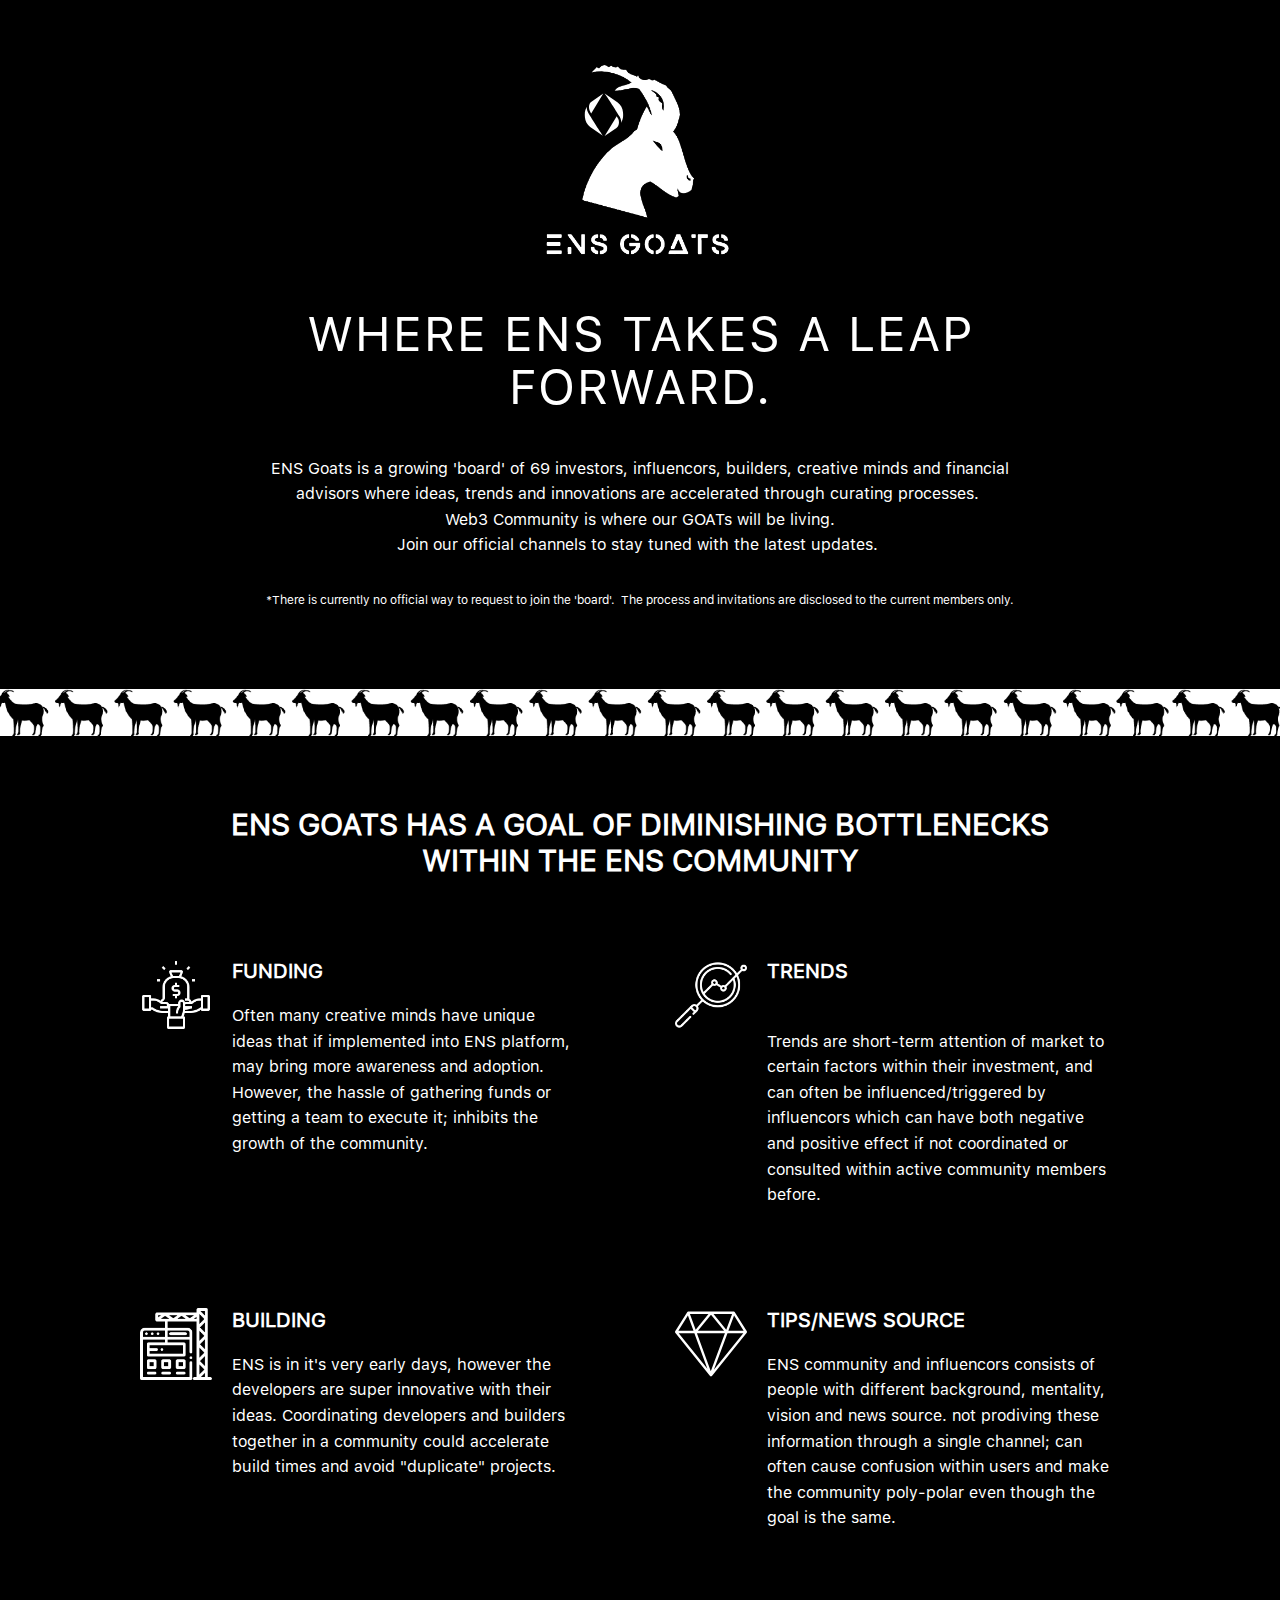
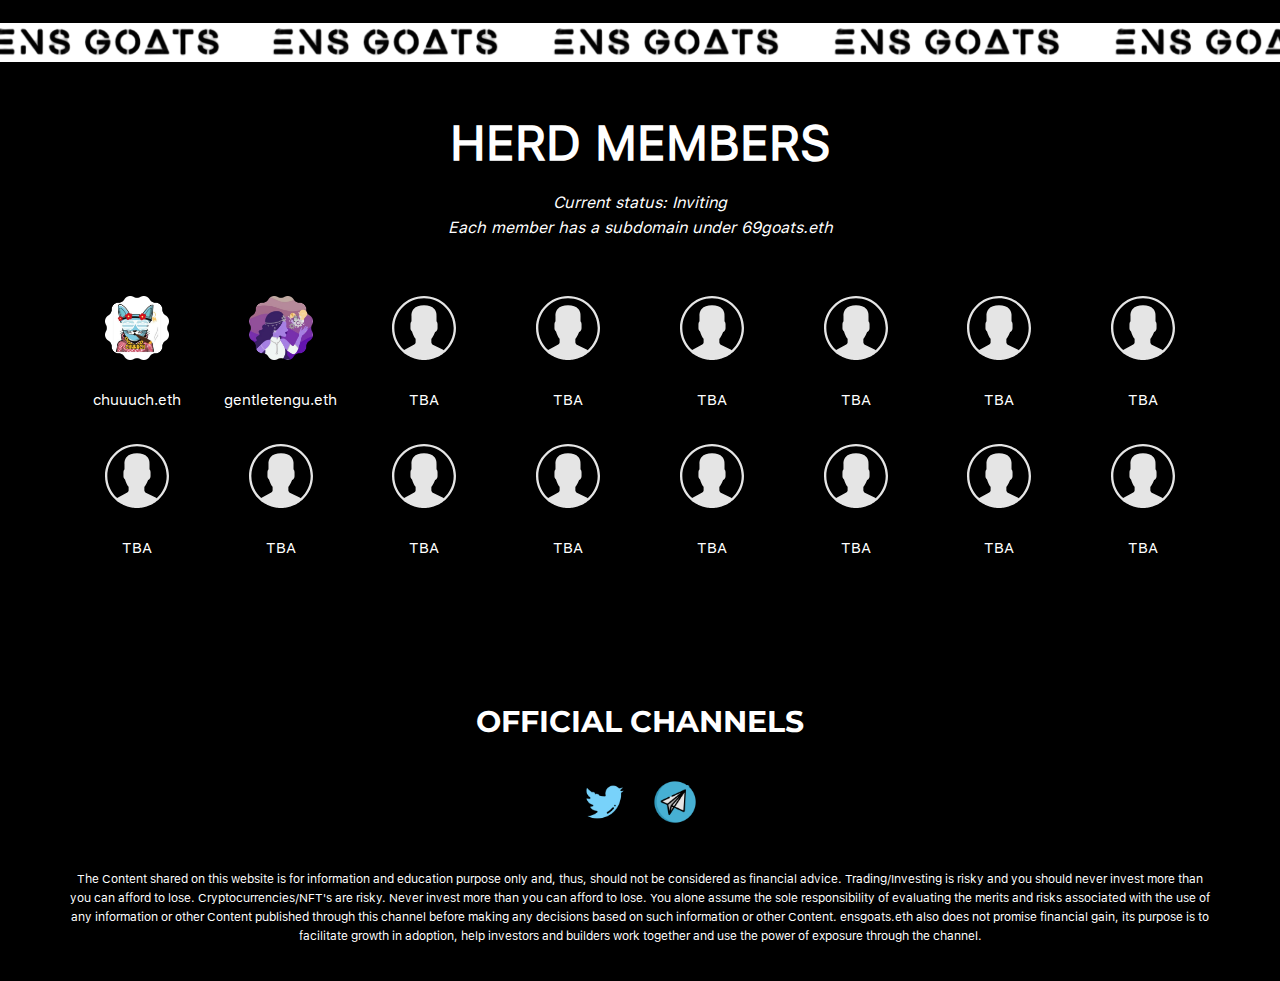
<file: ENS-Goats.html>
<!DOCTYPE html>
<html style="font-size: 16px;" lang="en"><head>
    <meta name="viewport" content="width=device-width, initial-scale=1.0">
    <meta charset="utf-8">
    <meta name="keywords" content="goat, domains, goated dev, goat developer, goat society, goatgang, gang, vitalik, nick, makoto, inu, nft, your id, login with ens, impact, build on ens, ethereum projects, ens dao, dao, coinbase, username, premium usernames, famous domains, ens, ethereum, name, service, goated, goatgang, ensgoat, doteth, web3, domain, premium domain, funding, invest, startup, board, directors, ensvision, buy domain, buy ens, 10k club, club, ens club, ens marketplace, ens trade, news, ens news">
    <meta name="description" content="ENS Goats is a growing 'board' of 69 investors, influencors, builders, creative minds and financial advisors where ideas, trends and innovations are accelerated through curating process.&nbsp;">
    <title>ENS GOATS</title>
    <link rel="stylesheet" href="ensgoats.css" media="screen">
<link rel="stylesheet" href="ENS-Goats.css" media="screen">
    <script class="u-script" type="text/javascript" src="jquery.js" defer=""></script>
    <script class="u-script" type="text/javascript" src="ensgoats.js" defer=""></script>
    <meta name="generator" content="Goat Generator">
    <meta property="og:title" content="ENS GOATS">
    <meta property="og:description" content="ENS Goats is a growing 'board' of 69 investors, influencors, builders, creative minds and financial advisors where ideas, trends and innovations are accelerated through curating process.&nbsp;">
    <meta property="og:image" content="https://ensgoats.com/images/bannergoat.png">
    <meta property="og:url" content="https://ensgoats.com">
    <link rel="icon" href="images/favicon.png">
    
    <link id="u-theme-google-font" rel="stylesheet" href="https://fonts.googleapis.com/css?family=Montserrat:100,100i,200,200i,300,300i,400,400i,500,500i,600,600i,700,700i,800,800i,900,900i|Open+Sans:300,300i,400,400i,500,500i,600,600i,700,700i,800,800i">
    
    
    
    
    
    
    <script type="application/ld+json">{
		"@context": "http://schema.org",
		"@type": "Organization",
		"name": "ENS Goats",
		"sameAs": [
				"https://twitter.com/ensgoats",
				"https://t.me/ensgoats"
		]
}</script>
    <meta name="theme-color" content="#282a2e">
    <link rel="canonical" href="https://ensgoats.com/">
    <meta name="twitter:card" content="summary_large_image">
    <meta name="twitter:site" content="@ensgoats">
    <meta name="twitter:title" content="ENS GOATS">
    <meta name="twitter:description" content="Growing 'board' of 69 active influencers, builders and investors in ENS community.">
    <meta name="twitter:image" content="https://i.ibb.co/yPMLk2s/GOATS.jpg">
    <meta property="og:type" content="website">
  <script async="" src="https://www.googletagmanager.com/gtag/js?id=G-S0P0JC81YH"></script>
<script>
  window.dataLayer = window.dataLayer || [];
  function gtag(){dataLayer.push(arguments);}
  gtag('js', new Date());

  gtag('config', 'G-S0P0JC81YH');
</script>
  </head>
  <body class="u-body u-xl-mode" data-lang="en">
    <section class="u-align-left u-black u-clearfix u-section-1" id="carousel_feec">
      <div class="u-clearfix u-sheet u-valign-middle-sm u-sheet-1">
        <div class="u-container-style u-group u-group-1">
          <div class="u-container-layout u-container-layout-1">
            <img class="u-expanded-width-sm u-image u-image-default u-image-1" src="images/GOATS.svg" alt="" data-image-width="1920" data-image-height="1080" data-animation-name="customAnimationIn" data-animation-duration="1000" data-animation-direction="">
            <h1 class="u-align-center u-custom-font u-text u-text-1" data-animation-name="customAnimationIn" data-animation-duration="1000">WHERE ENS TAKES A LEAP FORWARD.</h1>
            <p class="u-align-center u-custom-font u-text u-text-2">ENS Goats is a growing 'board' of 69 investors, influencors, builders, creative minds and financial advisors where ideas, trends and innovations are accelerated through curating processes.&nbsp;<br>Web3 Community is where our GOATs will be living.<br>Join our official channels to stay tuned with the latest updates.&nbsp;
            </p>
            <p class="u-align-center u-custom-font u-text u-text-3">*There is currently no official way to request to join the 'board'.&nbsp; The process and invitations are disclosed to the current members only.</p>
          </div>
        </div>
      </div>
    </section>
    <section class="u-clearfix u-image u-section-2" id="sec-e89f" data-image-width="1920" data-image-height="70">
      <div class="u-clearfix u-sheet u-sheet-1"></div>
    </section>
    <section class="u-align-center u-black u-clearfix u-section-3" id="sec-81a2">
      <div class="u-clearfix u-sheet u-sheet-1">
        <h3 class="u-align-center u-custom-font u-text u-text-1">ENS GOATS HAS A GOAL OF DIMINISHING BOTTLENECKS WITHIN THE ENS COMMUNITY</h3>
        <div class="u-expanded-width-lg u-expanded-width-md u-expanded-width-sm u-expanded-width-xs u-list u-list-1">
          <div class="u-repeater u-repeater-1">
            <div class="u-container-style u-list-item u-repeater-item">
              <div class="u-container-layout u-similar-container u-container-layout-1"><span class="u-file-icon u-icon u-text-white u-icon-1"><img src="images/2145158.png" alt=""></span>
                <div class="u-container-style u-group u-group-1">
                  <div class="u-container-layout u-valign-top u-container-layout-2">
                    <h5 class="u-custom-font u-text u-text-2">FUNDING</h5>
                    <p class="u-custom-font u-text u-text-body-alt-color u-text-3">Often many creative minds have unique ideas that if implemented into ENS platform, may bring more awareness and adoption. However, the hassle of gathering funds or getting a team to execute it; inhibits the growth of the community.</p>
                  </div>
                </div>
              </div>
            </div>
            <div class="u-container-style u-list-item u-repeater-item">
              <div class="u-container-layout u-similar-container u-container-layout-3"><span class="u-file-icon u-icon u-text-white u-icon-2"><img src="images/2498071.png" alt=""></span>
                <div class="u-container-style u-group u-video-cover u-group-2">
                  <div class="u-container-layout u-valign-top u-container-layout-4">
                    <h5 class="u-custom-font u-text u-text-default u-text-4">TRENDS</h5>
                    <p class="u-custom-font u-text u-text-body-alt-color u-text-default u-text-5">
                      <br>Trends are short-term attention of market to certain factors within their investment, and can often be influenced/triggered by influencors which can have both negative and positive effect if not coordinated or consulted within active community members before.
                    </p>
                  </div>
                </div>
              </div>
            </div>
            <div class="u-container-style u-list-item u-repeater-item">
              <div class="u-container-layout u-similar-container u-container-layout-5"><span class="u-file-icon u-icon u-text-white u-icon-3"><img src="images/921520.png" alt=""></span>
                <div class="u-container-style u-group u-video-cover u-group-3">
                  <div class="u-container-layout u-valign-top u-container-layout-6">
                    <h5 class="u-custom-font u-text u-text-default u-text-6">BUILDING</h5>
                    <p class="u-custom-font u-text u-text-body-alt-color u-text-default u-text-7">ENS is in it's very early days, however the developers are super innovative with their ideas. Coordinating developers and builders together in a community could accelerate build times and avoid "duplicate" projects.</p>
                  </div>
                </div>
              </div>
            </div>
            <div class="u-container-style u-list-item u-repeater-item">
              <div class="u-container-layout u-similar-container u-container-layout-7"><span class="u-icon u-text-white u-icon-4"><svg class="u-svg-link" preserveAspectRatio="xMidYMin slice" viewBox="0 0 59.986 59.986" style=""><use xmlns:xlink="http://www.w3.org/1999/xlink" xlink:href="#svg-da2f"></use></svg><svg class="u-svg-content" viewBox="0 0 59.986 59.986" x="0px" y="0px" id="svg-da2f" style="enable-background:new 0 0 59.986 59.986;"><path d="M59.972,20.164c0.007-0.041,0.011-0.081,0.013-0.123c0.002-0.049,0.001-0.096-0.003-0.145  c-0.004-0.042-0.01-0.082-0.02-0.123c-0.011-0.048-0.026-0.094-0.044-0.14c-0.009-0.024-0.011-0.049-0.022-0.072  c-0.008-0.017-0.022-0.03-0.031-0.047c-0.009-0.017-0.013-0.035-0.023-0.052l-10-16c-0.046-0.073-0.1-0.139-0.161-0.197  c-0.001-0.001-0.002-0.001-0.003-0.002c-0.086-0.081-0.188-0.139-0.297-0.185c-0.014-0.006-0.023-0.018-0.038-0.024  c-0.011-0.004-0.023-0.002-0.034-0.005c-0.101-0.034-0.205-0.057-0.314-0.057h-38c-0.108,0-0.211,0.023-0.31,0.056  c-0.011,0.003-0.022,0.001-0.032,0.005c-0.015,0.005-0.024,0.017-0.038,0.023c-0.104,0.043-0.202,0.099-0.287,0.175  c-0.005,0.005-0.012,0.008-0.017,0.012c-0.062,0.058-0.117,0.125-0.163,0.198l-10,16c-0.01,0.016-0.014,0.035-0.023,0.052  c-0.009,0.017-0.023,0.03-0.031,0.047c-0.011,0.023-0.013,0.048-0.023,0.072c-0.018,0.046-0.033,0.092-0.044,0.14  c-0.009,0.041-0.016,0.082-0.02,0.124C0,19.945-0.001,19.993,0.001,20.041c0.002,0.042,0.006,0.082,0.013,0.123  c0.008,0.048,0.021,0.095,0.037,0.142c0.013,0.039,0.027,0.077,0.045,0.115c0.009,0.018,0.012,0.038,0.022,0.056  c0.016,0.029,0.04,0.051,0.058,0.078c0.014,0.021,0.022,0.044,0.039,0.064l28.989,35.986c0.002,0.003,0.004,0.005,0.006,0.007  l0.005,0.007c0.003,0.004,0.008,0.005,0.011,0.009c0.082,0.099,0.184,0.174,0.295,0.234c0.03,0.016,0.058,0.03,0.089,0.043  c0.121,0.051,0.249,0.087,0.383,0.087c0.114,0,0.229-0.02,0.343-0.061c0.017-0.006,0.028-0.02,0.045-0.027  c0.051-0.021,0.091-0.055,0.137-0.084c0.076-0.048,0.147-0.098,0.206-0.163c0.014-0.015,0.035-0.022,0.048-0.038l29-36  c0.016-0.02,0.024-0.044,0.039-0.064c0.019-0.027,0.042-0.049,0.058-0.078c0.01-0.018,0.013-0.038,0.022-0.056  c0.018-0.038,0.032-0.075,0.045-0.115C59.95,20.259,59.964,20.213,59.972,20.164z M32.095,4.993h15.459l-4.86,13.045L32.095,4.993z   M40.892,18.993H19.095L29.993,5.58L40.892,18.993z M17.222,18.125L12.423,4.993h15.469L17.222,18.125z M41.593,20.993  L29.818,52.599L18.269,20.993H41.593z M49.221,6.246l7.967,12.748H44.472L49.221,6.246z M10.756,6.259l4.653,12.734H2.798  L10.756,6.259z M16.14,20.993l10.839,29.664L3.083,20.993H16.14z M32.39,51.423l11.337-30.43h13.176L32.39,51.423z"></path></svg>
            
            
          </span>
                <div class="u-container-style u-group u-video-cover u-group-4">
                  <div class="u-container-layout u-valign-top u-container-layout-8">
                    <h5 class="u-custom-font u-text u-text-default u-text-8">TIPS/NEWS SOURCE</h5>
                    <p class="u-custom-font u-text u-text-body-alt-color u-text-default u-text-9">ENS community and influencors consists of people with different background, mentality, vision and news source. not prodiving these information through a single channel; can often cause confusion within users and make the community poly-polar even though the goal is the same.</p>
                  </div>
                </div>
              </div>
            </div>
          </div>
        </div>
      </div>
    </section>
    <section class="u-clearfix u-image u-section-4" id="carousel_bf6f" data-image-width="1920" data-image-height="70">
      <div class="u-clearfix u-sheet u-sheet-1"></div>
    </section>
    <section class="u-align-center u-black u-clearfix u-section-5" id="sec-aaab">
      <div class="u-clearfix u-sheet u-sheet-1">
        <h1 class="u-custom-font u-text u-text-body-alt-color u-text-default u-text-1">HERD MEMBERS</h1>
        <p class="u-custom-font u-text u-text-body-alt-color u-text-default u-text-2">Current status: Inviting<br>Each member has a subdomain under 69goats.eth<br>
        </p>
        <div class="u-expanded-width u-list u-list-1">
          <div class="u-repeater u-repeater-1">
            <div class="u-align-center-lg u-align-center-md u-align-center-sm u-align-center-xs u-container-style u-list-item u-repeater-item">
              <div class="u-container-layout u-similar-container u-container-layout-1"><span class="u-file-icon u-icon u-icon-1"><img src="images/chuuuch.png" alt=""></span>
                <p class="u-custom-font u-text u-text-3">chuuuch.eth</p>
              </div>
            </div>
            <div class="u-align-center-lg u-align-center-md u-align-center-sm u-align-center-xs u-container-style u-list-item u-repeater-item">
              <div class="u-container-layout u-similar-container u-container-layout-2"><span class="u-file-icon u-icon u-icon-2"><img src="images/gentle.png" alt=""></span>
                <p class="u-custom-font u-text u-text-4">gentletengu.eth</p>
              </div>
            </div>
            <div class="u-align-center-lg u-align-center-md u-align-center-sm u-align-center-xs u-container-style u-list-item u-repeater-item">
              <div class="u-container-layout u-similar-container u-container-layout-3"><span class="u-icon u-text-grey-10 u-icon-3"><svg class="u-svg-link" preserveAspectRatio="xMidYMin slice" viewBox="0 0 55 55" style=""><use xmlns:xlink="http://www.w3.org/1999/xlink" xlink:href="#svg-6bee"></use></svg><svg class="u-svg-content" viewBox="0 0 55 55" x="0px" y="0px" id="svg-6bee" style="enable-background:new 0 0 55 55;"><path d="M55,27.5C55,12.337,42.663,0,27.5,0S0,12.337,0,27.5c0,8.009,3.444,15.228,8.926,20.258l-0.026,0.023l0.892,0.752
	c0.058,0.049,0.121,0.089,0.179,0.137c0.474,0.393,0.965,0.766,1.465,1.127c0.162,0.117,0.324,0.234,0.489,0.348
	c0.534,0.368,1.082,0.717,1.642,1.048c0.122,0.072,0.245,0.142,0.368,0.212c0.613,0.349,1.239,0.678,1.88,0.98
	c0.047,0.022,0.095,0.042,0.142,0.064c2.089,0.971,4.319,1.684,6.651,2.105c0.061,0.011,0.122,0.022,0.184,0.033
	c0.724,0.125,1.456,0.225,2.197,0.292c0.09,0.008,0.18,0.013,0.271,0.021C25.998,54.961,26.744,55,27.5,55
	c0.749,0,1.488-0.039,2.222-0.098c0.093-0.008,0.186-0.013,0.279-0.021c0.735-0.067,1.461-0.164,2.178-0.287
	c0.062-0.011,0.125-0.022,0.187-0.034c2.297-0.412,4.495-1.109,6.557-2.055c0.076-0.035,0.153-0.068,0.229-0.104
	c0.617-0.29,1.22-0.603,1.811-0.936c0.147-0.083,0.293-0.167,0.439-0.253c0.538-0.317,1.067-0.648,1.581-1
	c0.185-0.126,0.366-0.259,0.549-0.391c0.439-0.316,0.87-0.642,1.289-0.983c0.093-0.075,0.193-0.14,0.284-0.217l0.915-0.764
	l-0.027-0.023C51.523,42.802,55,35.55,55,27.5z M2,27.5C2,13.439,13.439,2,27.5,2S53,13.439,53,27.5
	c0,7.577-3.325,14.389-8.589,19.063c-0.294-0.203-0.59-0.385-0.893-0.537l-8.467-4.233c-0.76-0.38-1.232-1.144-1.232-1.993v-2.957
	c0.196-0.242,0.403-0.516,0.617-0.817c1.096-1.548,1.975-3.27,2.616-5.123c1.267-0.602,2.085-1.864,2.085-3.289v-3.545
	c0-0.867-0.318-1.708-0.887-2.369v-4.667c0.052-0.52,0.236-3.448-1.883-5.864C34.524,9.065,31.541,8,27.5,8
	s-7.024,1.065-8.867,3.168c-2.119,2.416-1.935,5.346-1.883,5.864v4.667c-0.568,0.661-0.887,1.502-0.887,2.369v3.545
	c0,1.101,0.494,2.128,1.34,2.821c0.81,3.173,2.477,5.575,3.093,6.389v2.894c0,0.816-0.445,1.566-1.162,1.958l-7.907,4.313
	c-0.252,0.137-0.502,0.297-0.752,0.476C5.276,41.792,2,35.022,2,27.5z"></path></svg></span>
                <p class="u-custom-font u-text u-text-5">TBA</p>
              </div>
            </div>
            <div class="u-align-center-lg u-align-center-md u-align-center-sm u-align-center-xs u-container-style u-list-item u-repeater-item">
              <div class="u-container-layout u-similar-container u-container-layout-4"><span class="u-icon u-text-grey-10 u-icon-4"><svg class="u-svg-link" preserveAspectRatio="xMidYMin slice" viewBox="0 0 55 55" style=""><use xmlns:xlink="http://www.w3.org/1999/xlink" xlink:href="#svg-bba7"></use></svg><svg class="u-svg-content" viewBox="0 0 55 55" x="0px" y="0px" id="svg-bba7" style="enable-background:new 0 0 55 55;"><path d="M55,27.5C55,12.337,42.663,0,27.5,0S0,12.337,0,27.5c0,8.009,3.444,15.228,8.926,20.258l-0.026,0.023l0.892,0.752
	c0.058,0.049,0.121,0.089,0.179,0.137c0.474,0.393,0.965,0.766,1.465,1.127c0.162,0.117,0.324,0.234,0.489,0.348
	c0.534,0.368,1.082,0.717,1.642,1.048c0.122,0.072,0.245,0.142,0.368,0.212c0.613,0.349,1.239,0.678,1.88,0.98
	c0.047,0.022,0.095,0.042,0.142,0.064c2.089,0.971,4.319,1.684,6.651,2.105c0.061,0.011,0.122,0.022,0.184,0.033
	c0.724,0.125,1.456,0.225,2.197,0.292c0.09,0.008,0.18,0.013,0.271,0.021C25.998,54.961,26.744,55,27.5,55
	c0.749,0,1.488-0.039,2.222-0.098c0.093-0.008,0.186-0.013,0.279-0.021c0.735-0.067,1.461-0.164,2.178-0.287
	c0.062-0.011,0.125-0.022,0.187-0.034c2.297-0.412,4.495-1.109,6.557-2.055c0.076-0.035,0.153-0.068,0.229-0.104
	c0.617-0.29,1.22-0.603,1.811-0.936c0.147-0.083,0.293-0.167,0.439-0.253c0.538-0.317,1.067-0.648,1.581-1
	c0.185-0.126,0.366-0.259,0.549-0.391c0.439-0.316,0.87-0.642,1.289-0.983c0.093-0.075,0.193-0.14,0.284-0.217l0.915-0.764
	l-0.027-0.023C51.523,42.802,55,35.55,55,27.5z M2,27.5C2,13.439,13.439,2,27.5,2S53,13.439,53,27.5
	c0,7.577-3.325,14.389-8.589,19.063c-0.294-0.203-0.59-0.385-0.893-0.537l-8.467-4.233c-0.76-0.38-1.232-1.144-1.232-1.993v-2.957
	c0.196-0.242,0.403-0.516,0.617-0.817c1.096-1.548,1.975-3.27,2.616-5.123c1.267-0.602,2.085-1.864,2.085-3.289v-3.545
	c0-0.867-0.318-1.708-0.887-2.369v-4.667c0.052-0.52,0.236-3.448-1.883-5.864C34.524,9.065,31.541,8,27.5,8
	s-7.024,1.065-8.867,3.168c-2.119,2.416-1.935,5.346-1.883,5.864v4.667c-0.568,0.661-0.887,1.502-0.887,2.369v3.545
	c0,1.101,0.494,2.128,1.34,2.821c0.81,3.173,2.477,5.575,3.093,6.389v2.894c0,0.816-0.445,1.566-1.162,1.958l-7.907,4.313
	c-0.252,0.137-0.502,0.297-0.752,0.476C5.276,41.792,2,35.022,2,27.5z"></path></svg></span>
                <p class="u-custom-font u-text u-text-6"> TBA</p>
              </div>
            </div>
            <div class="u-align-center-lg u-align-center-md u-align-center-sm u-align-center-xs u-container-style u-list-item u-repeater-item">
              <div class="u-container-layout u-similar-container u-container-layout-5"><span class="u-icon u-text-grey-10 u-icon-5"><svg class="u-svg-link" preserveAspectRatio="xMidYMin slice" viewBox="0 0 55 55" style=""><use xmlns:xlink="http://www.w3.org/1999/xlink" xlink:href="#svg-75cc"></use></svg><svg class="u-svg-content" viewBox="0 0 55 55" x="0px" y="0px" id="svg-75cc" style="enable-background:new 0 0 55 55;"><path d="M55,27.5C55,12.337,42.663,0,27.5,0S0,12.337,0,27.5c0,8.009,3.444,15.228,8.926,20.258l-0.026,0.023l0.892,0.752
	c0.058,0.049,0.121,0.089,0.179,0.137c0.474,0.393,0.965,0.766,1.465,1.127c0.162,0.117,0.324,0.234,0.489,0.348
	c0.534,0.368,1.082,0.717,1.642,1.048c0.122,0.072,0.245,0.142,0.368,0.212c0.613,0.349,1.239,0.678,1.88,0.98
	c0.047,0.022,0.095,0.042,0.142,0.064c2.089,0.971,4.319,1.684,6.651,2.105c0.061,0.011,0.122,0.022,0.184,0.033
	c0.724,0.125,1.456,0.225,2.197,0.292c0.09,0.008,0.18,0.013,0.271,0.021C25.998,54.961,26.744,55,27.5,55
	c0.749,0,1.488-0.039,2.222-0.098c0.093-0.008,0.186-0.013,0.279-0.021c0.735-0.067,1.461-0.164,2.178-0.287
	c0.062-0.011,0.125-0.022,0.187-0.034c2.297-0.412,4.495-1.109,6.557-2.055c0.076-0.035,0.153-0.068,0.229-0.104
	c0.617-0.29,1.22-0.603,1.811-0.936c0.147-0.083,0.293-0.167,0.439-0.253c0.538-0.317,1.067-0.648,1.581-1
	c0.185-0.126,0.366-0.259,0.549-0.391c0.439-0.316,0.87-0.642,1.289-0.983c0.093-0.075,0.193-0.14,0.284-0.217l0.915-0.764
	l-0.027-0.023C51.523,42.802,55,35.55,55,27.5z M2,27.5C2,13.439,13.439,2,27.5,2S53,13.439,53,27.5
	c0,7.577-3.325,14.389-8.589,19.063c-0.294-0.203-0.59-0.385-0.893-0.537l-8.467-4.233c-0.76-0.38-1.232-1.144-1.232-1.993v-2.957
	c0.196-0.242,0.403-0.516,0.617-0.817c1.096-1.548,1.975-3.27,2.616-5.123c1.267-0.602,2.085-1.864,2.085-3.289v-3.545
	c0-0.867-0.318-1.708-0.887-2.369v-4.667c0.052-0.52,0.236-3.448-1.883-5.864C34.524,9.065,31.541,8,27.5,8
	s-7.024,1.065-8.867,3.168c-2.119,2.416-1.935,5.346-1.883,5.864v4.667c-0.568,0.661-0.887,1.502-0.887,2.369v3.545
	c0,1.101,0.494,2.128,1.34,2.821c0.81,3.173,2.477,5.575,3.093,6.389v2.894c0,0.816-0.445,1.566-1.162,1.958l-7.907,4.313
	c-0.252,0.137-0.502,0.297-0.752,0.476C5.276,41.792,2,35.022,2,27.5z"></path></svg></span>
                <p class="u-custom-font u-text u-text-7"> TBA</p>
              </div>
            </div>
            <div class="u-align-center-lg u-align-center-md u-align-center-sm u-align-center-xs u-container-style u-list-item u-repeater-item">
              <div class="u-container-layout u-similar-container u-container-layout-6"><span class="u-icon u-text-grey-10 u-icon-6"><svg class="u-svg-link" preserveAspectRatio="xMidYMin slice" viewBox="0 0 55 55" style=""><use xmlns:xlink="http://www.w3.org/1999/xlink" xlink:href="#svg-4096"></use></svg><svg class="u-svg-content" viewBox="0 0 55 55" x="0px" y="0px" id="svg-4096" style="enable-background:new 0 0 55 55;"><path d="M55,27.5C55,12.337,42.663,0,27.5,0S0,12.337,0,27.5c0,8.009,3.444,15.228,8.926,20.258l-0.026,0.023l0.892,0.752
	c0.058,0.049,0.121,0.089,0.179,0.137c0.474,0.393,0.965,0.766,1.465,1.127c0.162,0.117,0.324,0.234,0.489,0.348
	c0.534,0.368,1.082,0.717,1.642,1.048c0.122,0.072,0.245,0.142,0.368,0.212c0.613,0.349,1.239,0.678,1.88,0.98
	c0.047,0.022,0.095,0.042,0.142,0.064c2.089,0.971,4.319,1.684,6.651,2.105c0.061,0.011,0.122,0.022,0.184,0.033
	c0.724,0.125,1.456,0.225,2.197,0.292c0.09,0.008,0.18,0.013,0.271,0.021C25.998,54.961,26.744,55,27.5,55
	c0.749,0,1.488-0.039,2.222-0.098c0.093-0.008,0.186-0.013,0.279-0.021c0.735-0.067,1.461-0.164,2.178-0.287
	c0.062-0.011,0.125-0.022,0.187-0.034c2.297-0.412,4.495-1.109,6.557-2.055c0.076-0.035,0.153-0.068,0.229-0.104
	c0.617-0.29,1.22-0.603,1.811-0.936c0.147-0.083,0.293-0.167,0.439-0.253c0.538-0.317,1.067-0.648,1.581-1
	c0.185-0.126,0.366-0.259,0.549-0.391c0.439-0.316,0.87-0.642,1.289-0.983c0.093-0.075,0.193-0.14,0.284-0.217l0.915-0.764
	l-0.027-0.023C51.523,42.802,55,35.55,55,27.5z M2,27.5C2,13.439,13.439,2,27.5,2S53,13.439,53,27.5
	c0,7.577-3.325,14.389-8.589,19.063c-0.294-0.203-0.59-0.385-0.893-0.537l-8.467-4.233c-0.76-0.38-1.232-1.144-1.232-1.993v-2.957
	c0.196-0.242,0.403-0.516,0.617-0.817c1.096-1.548,1.975-3.27,2.616-5.123c1.267-0.602,2.085-1.864,2.085-3.289v-3.545
	c0-0.867-0.318-1.708-0.887-2.369v-4.667c0.052-0.52,0.236-3.448-1.883-5.864C34.524,9.065,31.541,8,27.5,8
	s-7.024,1.065-8.867,3.168c-2.119,2.416-1.935,5.346-1.883,5.864v4.667c-0.568,0.661-0.887,1.502-0.887,2.369v3.545
	c0,1.101,0.494,2.128,1.34,2.821c0.81,3.173,2.477,5.575,3.093,6.389v2.894c0,0.816-0.445,1.566-1.162,1.958l-7.907,4.313
	c-0.252,0.137-0.502,0.297-0.752,0.476C5.276,41.792,2,35.022,2,27.5z"></path></svg></span>
                <p class="u-custom-font u-text u-text-8"> TBA</p>
              </div>
            </div>
            <div class="u-align-center-lg u-align-center-md u-align-center-sm u-align-center-xs u-container-style u-list-item u-repeater-item">
              <div class="u-container-layout u-similar-container u-container-layout-7"><span class="u-icon u-text-grey-10 u-icon-7"><svg class="u-svg-link" preserveAspectRatio="xMidYMin slice" viewBox="0 0 55 55" style=""><use xmlns:xlink="http://www.w3.org/1999/xlink" xlink:href="#svg-c48d"></use></svg><svg class="u-svg-content" viewBox="0 0 55 55" x="0px" y="0px" id="svg-c48d" style="enable-background:new 0 0 55 55;"><path d="M55,27.5C55,12.337,42.663,0,27.5,0S0,12.337,0,27.5c0,8.009,3.444,15.228,8.926,20.258l-0.026,0.023l0.892,0.752
	c0.058,0.049,0.121,0.089,0.179,0.137c0.474,0.393,0.965,0.766,1.465,1.127c0.162,0.117,0.324,0.234,0.489,0.348
	c0.534,0.368,1.082,0.717,1.642,1.048c0.122,0.072,0.245,0.142,0.368,0.212c0.613,0.349,1.239,0.678,1.88,0.98
	c0.047,0.022,0.095,0.042,0.142,0.064c2.089,0.971,4.319,1.684,6.651,2.105c0.061,0.011,0.122,0.022,0.184,0.033
	c0.724,0.125,1.456,0.225,2.197,0.292c0.09,0.008,0.18,0.013,0.271,0.021C25.998,54.961,26.744,55,27.5,55
	c0.749,0,1.488-0.039,2.222-0.098c0.093-0.008,0.186-0.013,0.279-0.021c0.735-0.067,1.461-0.164,2.178-0.287
	c0.062-0.011,0.125-0.022,0.187-0.034c2.297-0.412,4.495-1.109,6.557-2.055c0.076-0.035,0.153-0.068,0.229-0.104
	c0.617-0.29,1.22-0.603,1.811-0.936c0.147-0.083,0.293-0.167,0.439-0.253c0.538-0.317,1.067-0.648,1.581-1
	c0.185-0.126,0.366-0.259,0.549-0.391c0.439-0.316,0.87-0.642,1.289-0.983c0.093-0.075,0.193-0.14,0.284-0.217l0.915-0.764
	l-0.027-0.023C51.523,42.802,55,35.55,55,27.5z M2,27.5C2,13.439,13.439,2,27.5,2S53,13.439,53,27.5
	c0,7.577-3.325,14.389-8.589,19.063c-0.294-0.203-0.59-0.385-0.893-0.537l-8.467-4.233c-0.76-0.38-1.232-1.144-1.232-1.993v-2.957
	c0.196-0.242,0.403-0.516,0.617-0.817c1.096-1.548,1.975-3.27,2.616-5.123c1.267-0.602,2.085-1.864,2.085-3.289v-3.545
	c0-0.867-0.318-1.708-0.887-2.369v-4.667c0.052-0.52,0.236-3.448-1.883-5.864C34.524,9.065,31.541,8,27.5,8
	s-7.024,1.065-8.867,3.168c-2.119,2.416-1.935,5.346-1.883,5.864v4.667c-0.568,0.661-0.887,1.502-0.887,2.369v3.545
	c0,1.101,0.494,2.128,1.34,2.821c0.81,3.173,2.477,5.575,3.093,6.389v2.894c0,0.816-0.445,1.566-1.162,1.958l-7.907,4.313
	c-0.252,0.137-0.502,0.297-0.752,0.476C5.276,41.792,2,35.022,2,27.5z"></path></svg></span>
                <p class="u-custom-font u-text u-text-9"> TBA</p>
              </div>
            </div>
            <div class="u-align-center-lg u-align-center-md u-align-center-sm u-align-center-xs u-container-style u-list-item u-repeater-item">
              <div class="u-container-layout u-similar-container u-container-layout-8"><span class="u-icon u-text-grey-10 u-icon-8"><svg class="u-svg-link" preserveAspectRatio="xMidYMin slice" viewBox="0 0 55 55" style=""><use xmlns:xlink="http://www.w3.org/1999/xlink" xlink:href="#svg-b133"></use></svg><svg class="u-svg-content" viewBox="0 0 55 55" x="0px" y="0px" id="svg-b133" style="enable-background:new 0 0 55 55;"><path d="M55,27.5C55,12.337,42.663,0,27.5,0S0,12.337,0,27.5c0,8.009,3.444,15.228,8.926,20.258l-0.026,0.023l0.892,0.752
	c0.058,0.049,0.121,0.089,0.179,0.137c0.474,0.393,0.965,0.766,1.465,1.127c0.162,0.117,0.324,0.234,0.489,0.348
	c0.534,0.368,1.082,0.717,1.642,1.048c0.122,0.072,0.245,0.142,0.368,0.212c0.613,0.349,1.239,0.678,1.88,0.98
	c0.047,0.022,0.095,0.042,0.142,0.064c2.089,0.971,4.319,1.684,6.651,2.105c0.061,0.011,0.122,0.022,0.184,0.033
	c0.724,0.125,1.456,0.225,2.197,0.292c0.09,0.008,0.18,0.013,0.271,0.021C25.998,54.961,26.744,55,27.5,55
	c0.749,0,1.488-0.039,2.222-0.098c0.093-0.008,0.186-0.013,0.279-0.021c0.735-0.067,1.461-0.164,2.178-0.287
	c0.062-0.011,0.125-0.022,0.187-0.034c2.297-0.412,4.495-1.109,6.557-2.055c0.076-0.035,0.153-0.068,0.229-0.104
	c0.617-0.29,1.22-0.603,1.811-0.936c0.147-0.083,0.293-0.167,0.439-0.253c0.538-0.317,1.067-0.648,1.581-1
	c0.185-0.126,0.366-0.259,0.549-0.391c0.439-0.316,0.87-0.642,1.289-0.983c0.093-0.075,0.193-0.14,0.284-0.217l0.915-0.764
	l-0.027-0.023C51.523,42.802,55,35.55,55,27.5z M2,27.5C2,13.439,13.439,2,27.5,2S53,13.439,53,27.5
	c0,7.577-3.325,14.389-8.589,19.063c-0.294-0.203-0.59-0.385-0.893-0.537l-8.467-4.233c-0.76-0.38-1.232-1.144-1.232-1.993v-2.957
	c0.196-0.242,0.403-0.516,0.617-0.817c1.096-1.548,1.975-3.27,2.616-5.123c1.267-0.602,2.085-1.864,2.085-3.289v-3.545
	c0-0.867-0.318-1.708-0.887-2.369v-4.667c0.052-0.52,0.236-3.448-1.883-5.864C34.524,9.065,31.541,8,27.5,8
	s-7.024,1.065-8.867,3.168c-2.119,2.416-1.935,5.346-1.883,5.864v4.667c-0.568,0.661-0.887,1.502-0.887,2.369v3.545
	c0,1.101,0.494,2.128,1.34,2.821c0.81,3.173,2.477,5.575,3.093,6.389v2.894c0,0.816-0.445,1.566-1.162,1.958l-7.907,4.313
	c-0.252,0.137-0.502,0.297-0.752,0.476C5.276,41.792,2,35.022,2,27.5z"></path></svg></span>
                <p class="u-custom-font u-text u-text-10"> TBA</p>
              </div>
            </div>
            <div class="u-align-center-lg u-align-center-md u-align-center-sm u-align-center-xs u-container-style u-list-item u-repeater-item">
              <div class="u-container-layout u-similar-container u-container-layout-9"><span class="u-icon u-text-grey-10 u-icon-9"><svg class="u-svg-link" preserveAspectRatio="xMidYMin slice" viewBox="0 0 55 55" style=""><use xmlns:xlink="http://www.w3.org/1999/xlink" xlink:href="#svg-13af"></use></svg><svg class="u-svg-content" viewBox="0 0 55 55" x="0px" y="0px" id="svg-13af" style="enable-background:new 0 0 55 55;"><path d="M55,27.5C55,12.337,42.663,0,27.5,0S0,12.337,0,27.5c0,8.009,3.444,15.228,8.926,20.258l-0.026,0.023l0.892,0.752
	c0.058,0.049,0.121,0.089,0.179,0.137c0.474,0.393,0.965,0.766,1.465,1.127c0.162,0.117,0.324,0.234,0.489,0.348
	c0.534,0.368,1.082,0.717,1.642,1.048c0.122,0.072,0.245,0.142,0.368,0.212c0.613,0.349,1.239,0.678,1.88,0.98
	c0.047,0.022,0.095,0.042,0.142,0.064c2.089,0.971,4.319,1.684,6.651,2.105c0.061,0.011,0.122,0.022,0.184,0.033
	c0.724,0.125,1.456,0.225,2.197,0.292c0.09,0.008,0.18,0.013,0.271,0.021C25.998,54.961,26.744,55,27.5,55
	c0.749,0,1.488-0.039,2.222-0.098c0.093-0.008,0.186-0.013,0.279-0.021c0.735-0.067,1.461-0.164,2.178-0.287
	c0.062-0.011,0.125-0.022,0.187-0.034c2.297-0.412,4.495-1.109,6.557-2.055c0.076-0.035,0.153-0.068,0.229-0.104
	c0.617-0.29,1.22-0.603,1.811-0.936c0.147-0.083,0.293-0.167,0.439-0.253c0.538-0.317,1.067-0.648,1.581-1
	c0.185-0.126,0.366-0.259,0.549-0.391c0.439-0.316,0.87-0.642,1.289-0.983c0.093-0.075,0.193-0.14,0.284-0.217l0.915-0.764
	l-0.027-0.023C51.523,42.802,55,35.55,55,27.5z M2,27.5C2,13.439,13.439,2,27.5,2S53,13.439,53,27.5
	c0,7.577-3.325,14.389-8.589,19.063c-0.294-0.203-0.59-0.385-0.893-0.537l-8.467-4.233c-0.76-0.38-1.232-1.144-1.232-1.993v-2.957
	c0.196-0.242,0.403-0.516,0.617-0.817c1.096-1.548,1.975-3.27,2.616-5.123c1.267-0.602,2.085-1.864,2.085-3.289v-3.545
	c0-0.867-0.318-1.708-0.887-2.369v-4.667c0.052-0.52,0.236-3.448-1.883-5.864C34.524,9.065,31.541,8,27.5,8
	s-7.024,1.065-8.867,3.168c-2.119,2.416-1.935,5.346-1.883,5.864v4.667c-0.568,0.661-0.887,1.502-0.887,2.369v3.545
	c0,1.101,0.494,2.128,1.34,2.821c0.81,3.173,2.477,5.575,3.093,6.389v2.894c0,0.816-0.445,1.566-1.162,1.958l-7.907,4.313
	c-0.252,0.137-0.502,0.297-0.752,0.476C5.276,41.792,2,35.022,2,27.5z"></path></svg></span>
                <p class="u-custom-font u-text u-text-11"> TBA</p>
              </div>
            </div>
            <div class="u-align-center-lg u-align-center-md u-align-center-sm u-align-center-xs u-container-style u-list-item u-repeater-item">
              <div class="u-container-layout u-similar-container u-container-layout-10"><span class="u-icon u-text-grey-10 u-icon-10"><svg class="u-svg-link" preserveAspectRatio="xMidYMin slice" viewBox="0 0 55 55" style=""><use xmlns:xlink="http://www.w3.org/1999/xlink" xlink:href="#svg-0c4d"></use></svg><svg class="u-svg-content" viewBox="0 0 55 55" x="0px" y="0px" id="svg-0c4d" style="enable-background:new 0 0 55 55;"><path d="M55,27.5C55,12.337,42.663,0,27.5,0S0,12.337,0,27.5c0,8.009,3.444,15.228,8.926,20.258l-0.026,0.023l0.892,0.752
	c0.058,0.049,0.121,0.089,0.179,0.137c0.474,0.393,0.965,0.766,1.465,1.127c0.162,0.117,0.324,0.234,0.489,0.348
	c0.534,0.368,1.082,0.717,1.642,1.048c0.122,0.072,0.245,0.142,0.368,0.212c0.613,0.349,1.239,0.678,1.88,0.98
	c0.047,0.022,0.095,0.042,0.142,0.064c2.089,0.971,4.319,1.684,6.651,2.105c0.061,0.011,0.122,0.022,0.184,0.033
	c0.724,0.125,1.456,0.225,2.197,0.292c0.09,0.008,0.18,0.013,0.271,0.021C25.998,54.961,26.744,55,27.5,55
	c0.749,0,1.488-0.039,2.222-0.098c0.093-0.008,0.186-0.013,0.279-0.021c0.735-0.067,1.461-0.164,2.178-0.287
	c0.062-0.011,0.125-0.022,0.187-0.034c2.297-0.412,4.495-1.109,6.557-2.055c0.076-0.035,0.153-0.068,0.229-0.104
	c0.617-0.29,1.22-0.603,1.811-0.936c0.147-0.083,0.293-0.167,0.439-0.253c0.538-0.317,1.067-0.648,1.581-1
	c0.185-0.126,0.366-0.259,0.549-0.391c0.439-0.316,0.87-0.642,1.289-0.983c0.093-0.075,0.193-0.14,0.284-0.217l0.915-0.764
	l-0.027-0.023C51.523,42.802,55,35.55,55,27.5z M2,27.5C2,13.439,13.439,2,27.5,2S53,13.439,53,27.5
	c0,7.577-3.325,14.389-8.589,19.063c-0.294-0.203-0.59-0.385-0.893-0.537l-8.467-4.233c-0.76-0.38-1.232-1.144-1.232-1.993v-2.957
	c0.196-0.242,0.403-0.516,0.617-0.817c1.096-1.548,1.975-3.27,2.616-5.123c1.267-0.602,2.085-1.864,2.085-3.289v-3.545
	c0-0.867-0.318-1.708-0.887-2.369v-4.667c0.052-0.52,0.236-3.448-1.883-5.864C34.524,9.065,31.541,8,27.5,8
	s-7.024,1.065-8.867,3.168c-2.119,2.416-1.935,5.346-1.883,5.864v4.667c-0.568,0.661-0.887,1.502-0.887,2.369v3.545
	c0,1.101,0.494,2.128,1.34,2.821c0.81,3.173,2.477,5.575,3.093,6.389v2.894c0,0.816-0.445,1.566-1.162,1.958l-7.907,4.313
	c-0.252,0.137-0.502,0.297-0.752,0.476C5.276,41.792,2,35.022,2,27.5z"></path></svg></span>
                <p class="u-custom-font u-text u-text-12"> TBA</p>
              </div>
            </div>
            <div class="u-align-center-lg u-align-center-md u-align-center-sm u-align-center-xs u-container-style u-list-item u-repeater-item">
              <div class="u-container-layout u-similar-container u-container-layout-11"><span class="u-icon u-text-grey-10 u-icon-11"><svg class="u-svg-link" preserveAspectRatio="xMidYMin slice" viewBox="0 0 55 55" style=""><use xmlns:xlink="http://www.w3.org/1999/xlink" xlink:href="#svg-e458"></use></svg><svg class="u-svg-content" viewBox="0 0 55 55" x="0px" y="0px" id="svg-e458" style="enable-background:new 0 0 55 55;"><path d="M55,27.5C55,12.337,42.663,0,27.5,0S0,12.337,0,27.5c0,8.009,3.444,15.228,8.926,20.258l-0.026,0.023l0.892,0.752
	c0.058,0.049,0.121,0.089,0.179,0.137c0.474,0.393,0.965,0.766,1.465,1.127c0.162,0.117,0.324,0.234,0.489,0.348
	c0.534,0.368,1.082,0.717,1.642,1.048c0.122,0.072,0.245,0.142,0.368,0.212c0.613,0.349,1.239,0.678,1.88,0.98
	c0.047,0.022,0.095,0.042,0.142,0.064c2.089,0.971,4.319,1.684,6.651,2.105c0.061,0.011,0.122,0.022,0.184,0.033
	c0.724,0.125,1.456,0.225,2.197,0.292c0.09,0.008,0.18,0.013,0.271,0.021C25.998,54.961,26.744,55,27.5,55
	c0.749,0,1.488-0.039,2.222-0.098c0.093-0.008,0.186-0.013,0.279-0.021c0.735-0.067,1.461-0.164,2.178-0.287
	c0.062-0.011,0.125-0.022,0.187-0.034c2.297-0.412,4.495-1.109,6.557-2.055c0.076-0.035,0.153-0.068,0.229-0.104
	c0.617-0.29,1.22-0.603,1.811-0.936c0.147-0.083,0.293-0.167,0.439-0.253c0.538-0.317,1.067-0.648,1.581-1
	c0.185-0.126,0.366-0.259,0.549-0.391c0.439-0.316,0.87-0.642,1.289-0.983c0.093-0.075,0.193-0.14,0.284-0.217l0.915-0.764
	l-0.027-0.023C51.523,42.802,55,35.55,55,27.5z M2,27.5C2,13.439,13.439,2,27.5,2S53,13.439,53,27.5
	c0,7.577-3.325,14.389-8.589,19.063c-0.294-0.203-0.59-0.385-0.893-0.537l-8.467-4.233c-0.76-0.38-1.232-1.144-1.232-1.993v-2.957
	c0.196-0.242,0.403-0.516,0.617-0.817c1.096-1.548,1.975-3.27,2.616-5.123c1.267-0.602,2.085-1.864,2.085-3.289v-3.545
	c0-0.867-0.318-1.708-0.887-2.369v-4.667c0.052-0.52,0.236-3.448-1.883-5.864C34.524,9.065,31.541,8,27.5,8
	s-7.024,1.065-8.867,3.168c-2.119,2.416-1.935,5.346-1.883,5.864v4.667c-0.568,0.661-0.887,1.502-0.887,2.369v3.545
	c0,1.101,0.494,2.128,1.34,2.821c0.81,3.173,2.477,5.575,3.093,6.389v2.894c0,0.816-0.445,1.566-1.162,1.958l-7.907,4.313
	c-0.252,0.137-0.502,0.297-0.752,0.476C5.276,41.792,2,35.022,2,27.5z"></path></svg></span>
                <p class="u-custom-font u-text u-text-13"> TBA</p>
              </div>
            </div>
            <div class="u-align-center-lg u-align-center-md u-align-center-sm u-align-center-xs u-container-style u-list-item u-repeater-item">
              <div class="u-container-layout u-similar-container u-container-layout-12"><span class="u-icon u-text-grey-10 u-icon-12"><svg class="u-svg-link" preserveAspectRatio="xMidYMin slice" viewBox="0 0 55 55" style=""><use xmlns:xlink="http://www.w3.org/1999/xlink" xlink:href="#svg-90d1"></use></svg><svg class="u-svg-content" viewBox="0 0 55 55" x="0px" y="0px" id="svg-90d1" style="enable-background:new 0 0 55 55;"><path d="M55,27.5C55,12.337,42.663,0,27.5,0S0,12.337,0,27.5c0,8.009,3.444,15.228,8.926,20.258l-0.026,0.023l0.892,0.752
	c0.058,0.049,0.121,0.089,0.179,0.137c0.474,0.393,0.965,0.766,1.465,1.127c0.162,0.117,0.324,0.234,0.489,0.348
	c0.534,0.368,1.082,0.717,1.642,1.048c0.122,0.072,0.245,0.142,0.368,0.212c0.613,0.349,1.239,0.678,1.88,0.98
	c0.047,0.022,0.095,0.042,0.142,0.064c2.089,0.971,4.319,1.684,6.651,2.105c0.061,0.011,0.122,0.022,0.184,0.033
	c0.724,0.125,1.456,0.225,2.197,0.292c0.09,0.008,0.18,0.013,0.271,0.021C25.998,54.961,26.744,55,27.5,55
	c0.749,0,1.488-0.039,2.222-0.098c0.093-0.008,0.186-0.013,0.279-0.021c0.735-0.067,1.461-0.164,2.178-0.287
	c0.062-0.011,0.125-0.022,0.187-0.034c2.297-0.412,4.495-1.109,6.557-2.055c0.076-0.035,0.153-0.068,0.229-0.104
	c0.617-0.29,1.22-0.603,1.811-0.936c0.147-0.083,0.293-0.167,0.439-0.253c0.538-0.317,1.067-0.648,1.581-1
	c0.185-0.126,0.366-0.259,0.549-0.391c0.439-0.316,0.87-0.642,1.289-0.983c0.093-0.075,0.193-0.14,0.284-0.217l0.915-0.764
	l-0.027-0.023C51.523,42.802,55,35.55,55,27.5z M2,27.5C2,13.439,13.439,2,27.5,2S53,13.439,53,27.5
	c0,7.577-3.325,14.389-8.589,19.063c-0.294-0.203-0.59-0.385-0.893-0.537l-8.467-4.233c-0.76-0.38-1.232-1.144-1.232-1.993v-2.957
	c0.196-0.242,0.403-0.516,0.617-0.817c1.096-1.548,1.975-3.27,2.616-5.123c1.267-0.602,2.085-1.864,2.085-3.289v-3.545
	c0-0.867-0.318-1.708-0.887-2.369v-4.667c0.052-0.52,0.236-3.448-1.883-5.864C34.524,9.065,31.541,8,27.5,8
	s-7.024,1.065-8.867,3.168c-2.119,2.416-1.935,5.346-1.883,5.864v4.667c-0.568,0.661-0.887,1.502-0.887,2.369v3.545
	c0,1.101,0.494,2.128,1.34,2.821c0.81,3.173,2.477,5.575,3.093,6.389v2.894c0,0.816-0.445,1.566-1.162,1.958l-7.907,4.313
	c-0.252,0.137-0.502,0.297-0.752,0.476C5.276,41.792,2,35.022,2,27.5z"></path></svg></span>
                <p class="u-custom-font u-text u-text-14"> TBA</p>
              </div>
            </div>
            <div class="u-align-center-lg u-align-center-md u-align-center-sm u-align-center-xs u-container-style u-list-item u-repeater-item">
              <div class="u-container-layout u-similar-container u-container-layout-13"><span class="u-icon u-text-grey-10 u-icon-13"><svg class="u-svg-link" preserveAspectRatio="xMidYMin slice" viewBox="0 0 55 55" style=""><use xmlns:xlink="http://www.w3.org/1999/xlink" xlink:href="#svg-d1b4"></use></svg><svg class="u-svg-content" viewBox="0 0 55 55" x="0px" y="0px" id="svg-d1b4" style="enable-background:new 0 0 55 55;"><path d="M55,27.5C55,12.337,42.663,0,27.5,0S0,12.337,0,27.5c0,8.009,3.444,15.228,8.926,20.258l-0.026,0.023l0.892,0.752
	c0.058,0.049,0.121,0.089,0.179,0.137c0.474,0.393,0.965,0.766,1.465,1.127c0.162,0.117,0.324,0.234,0.489,0.348
	c0.534,0.368,1.082,0.717,1.642,1.048c0.122,0.072,0.245,0.142,0.368,0.212c0.613,0.349,1.239,0.678,1.88,0.98
	c0.047,0.022,0.095,0.042,0.142,0.064c2.089,0.971,4.319,1.684,6.651,2.105c0.061,0.011,0.122,0.022,0.184,0.033
	c0.724,0.125,1.456,0.225,2.197,0.292c0.09,0.008,0.18,0.013,0.271,0.021C25.998,54.961,26.744,55,27.5,55
	c0.749,0,1.488-0.039,2.222-0.098c0.093-0.008,0.186-0.013,0.279-0.021c0.735-0.067,1.461-0.164,2.178-0.287
	c0.062-0.011,0.125-0.022,0.187-0.034c2.297-0.412,4.495-1.109,6.557-2.055c0.076-0.035,0.153-0.068,0.229-0.104
	c0.617-0.29,1.22-0.603,1.811-0.936c0.147-0.083,0.293-0.167,0.439-0.253c0.538-0.317,1.067-0.648,1.581-1
	c0.185-0.126,0.366-0.259,0.549-0.391c0.439-0.316,0.87-0.642,1.289-0.983c0.093-0.075,0.193-0.14,0.284-0.217l0.915-0.764
	l-0.027-0.023C51.523,42.802,55,35.55,55,27.5z M2,27.5C2,13.439,13.439,2,27.5,2S53,13.439,53,27.5
	c0,7.577-3.325,14.389-8.589,19.063c-0.294-0.203-0.59-0.385-0.893-0.537l-8.467-4.233c-0.76-0.38-1.232-1.144-1.232-1.993v-2.957
	c0.196-0.242,0.403-0.516,0.617-0.817c1.096-1.548,1.975-3.27,2.616-5.123c1.267-0.602,2.085-1.864,2.085-3.289v-3.545
	c0-0.867-0.318-1.708-0.887-2.369v-4.667c0.052-0.52,0.236-3.448-1.883-5.864C34.524,9.065,31.541,8,27.5,8
	s-7.024,1.065-8.867,3.168c-2.119,2.416-1.935,5.346-1.883,5.864v4.667c-0.568,0.661-0.887,1.502-0.887,2.369v3.545
	c0,1.101,0.494,2.128,1.34,2.821c0.81,3.173,2.477,5.575,3.093,6.389v2.894c0,0.816-0.445,1.566-1.162,1.958l-7.907,4.313
	c-0.252,0.137-0.502,0.297-0.752,0.476C5.276,41.792,2,35.022,2,27.5z"></path></svg></span>
                <p class="u-custom-font u-text u-text-15"> TBA</p>
              </div>
            </div>
            <div class="u-align-center-lg u-align-center-md u-align-center-sm u-align-center-xs u-container-style u-list-item u-repeater-item">
              <div class="u-container-layout u-similar-container u-container-layout-14"><span class="u-icon u-text-grey-10 u-icon-14"><svg class="u-svg-link" preserveAspectRatio="xMidYMin slice" viewBox="0 0 55 55" style=""><use xmlns:xlink="http://www.w3.org/1999/xlink" xlink:href="#svg-7fea"></use></svg><svg class="u-svg-content" viewBox="0 0 55 55" x="0px" y="0px" id="svg-7fea" style="enable-background:new 0 0 55 55;"><path d="M55,27.5C55,12.337,42.663,0,27.5,0S0,12.337,0,27.5c0,8.009,3.444,15.228,8.926,20.258l-0.026,0.023l0.892,0.752
	c0.058,0.049,0.121,0.089,0.179,0.137c0.474,0.393,0.965,0.766,1.465,1.127c0.162,0.117,0.324,0.234,0.489,0.348
	c0.534,0.368,1.082,0.717,1.642,1.048c0.122,0.072,0.245,0.142,0.368,0.212c0.613,0.349,1.239,0.678,1.88,0.98
	c0.047,0.022,0.095,0.042,0.142,0.064c2.089,0.971,4.319,1.684,6.651,2.105c0.061,0.011,0.122,0.022,0.184,0.033
	c0.724,0.125,1.456,0.225,2.197,0.292c0.09,0.008,0.18,0.013,0.271,0.021C25.998,54.961,26.744,55,27.5,55
	c0.749,0,1.488-0.039,2.222-0.098c0.093-0.008,0.186-0.013,0.279-0.021c0.735-0.067,1.461-0.164,2.178-0.287
	c0.062-0.011,0.125-0.022,0.187-0.034c2.297-0.412,4.495-1.109,6.557-2.055c0.076-0.035,0.153-0.068,0.229-0.104
	c0.617-0.29,1.22-0.603,1.811-0.936c0.147-0.083,0.293-0.167,0.439-0.253c0.538-0.317,1.067-0.648,1.581-1
	c0.185-0.126,0.366-0.259,0.549-0.391c0.439-0.316,0.87-0.642,1.289-0.983c0.093-0.075,0.193-0.14,0.284-0.217l0.915-0.764
	l-0.027-0.023C51.523,42.802,55,35.55,55,27.5z M2,27.5C2,13.439,13.439,2,27.5,2S53,13.439,53,27.5
	c0,7.577-3.325,14.389-8.589,19.063c-0.294-0.203-0.59-0.385-0.893-0.537l-8.467-4.233c-0.76-0.38-1.232-1.144-1.232-1.993v-2.957
	c0.196-0.242,0.403-0.516,0.617-0.817c1.096-1.548,1.975-3.27,2.616-5.123c1.267-0.602,2.085-1.864,2.085-3.289v-3.545
	c0-0.867-0.318-1.708-0.887-2.369v-4.667c0.052-0.52,0.236-3.448-1.883-5.864C34.524,9.065,31.541,8,27.5,8
	s-7.024,1.065-8.867,3.168c-2.119,2.416-1.935,5.346-1.883,5.864v4.667c-0.568,0.661-0.887,1.502-0.887,2.369v3.545
	c0,1.101,0.494,2.128,1.34,2.821c0.81,3.173,2.477,5.575,3.093,6.389v2.894c0,0.816-0.445,1.566-1.162,1.958l-7.907,4.313
	c-0.252,0.137-0.502,0.297-0.752,0.476C5.276,41.792,2,35.022,2,27.5z"></path></svg></span>
                <p class="u-custom-font u-text u-text-16"> TBA</p>
              </div>
            </div>
            <div class="u-align-center-lg u-align-center-md u-align-center-sm u-align-center-xs u-container-style u-list-item u-repeater-item">
              <div class="u-container-layout u-similar-container u-container-layout-15"><span class="u-icon u-text-grey-10 u-icon-15"><svg class="u-svg-link" preserveAspectRatio="xMidYMin slice" viewBox="0 0 55 55" style=""><use xmlns:xlink="http://www.w3.org/1999/xlink" xlink:href="#svg-cc86"></use></svg><svg class="u-svg-content" viewBox="0 0 55 55" x="0px" y="0px" id="svg-cc86" style="enable-background:new 0 0 55 55;"><path d="M55,27.5C55,12.337,42.663,0,27.5,0S0,12.337,0,27.5c0,8.009,3.444,15.228,8.926,20.258l-0.026,0.023l0.892,0.752
	c0.058,0.049,0.121,0.089,0.179,0.137c0.474,0.393,0.965,0.766,1.465,1.127c0.162,0.117,0.324,0.234,0.489,0.348
	c0.534,0.368,1.082,0.717,1.642,1.048c0.122,0.072,0.245,0.142,0.368,0.212c0.613,0.349,1.239,0.678,1.88,0.98
	c0.047,0.022,0.095,0.042,0.142,0.064c2.089,0.971,4.319,1.684,6.651,2.105c0.061,0.011,0.122,0.022,0.184,0.033
	c0.724,0.125,1.456,0.225,2.197,0.292c0.09,0.008,0.18,0.013,0.271,0.021C25.998,54.961,26.744,55,27.5,55
	c0.749,0,1.488-0.039,2.222-0.098c0.093-0.008,0.186-0.013,0.279-0.021c0.735-0.067,1.461-0.164,2.178-0.287
	c0.062-0.011,0.125-0.022,0.187-0.034c2.297-0.412,4.495-1.109,6.557-2.055c0.076-0.035,0.153-0.068,0.229-0.104
	c0.617-0.29,1.22-0.603,1.811-0.936c0.147-0.083,0.293-0.167,0.439-0.253c0.538-0.317,1.067-0.648,1.581-1
	c0.185-0.126,0.366-0.259,0.549-0.391c0.439-0.316,0.87-0.642,1.289-0.983c0.093-0.075,0.193-0.14,0.284-0.217l0.915-0.764
	l-0.027-0.023C51.523,42.802,55,35.55,55,27.5z M2,27.5C2,13.439,13.439,2,27.5,2S53,13.439,53,27.5
	c0,7.577-3.325,14.389-8.589,19.063c-0.294-0.203-0.59-0.385-0.893-0.537l-8.467-4.233c-0.76-0.38-1.232-1.144-1.232-1.993v-2.957
	c0.196-0.242,0.403-0.516,0.617-0.817c1.096-1.548,1.975-3.27,2.616-5.123c1.267-0.602,2.085-1.864,2.085-3.289v-3.545
	c0-0.867-0.318-1.708-0.887-2.369v-4.667c0.052-0.52,0.236-3.448-1.883-5.864C34.524,9.065,31.541,8,27.5,8
	s-7.024,1.065-8.867,3.168c-2.119,2.416-1.935,5.346-1.883,5.864v4.667c-0.568,0.661-0.887,1.502-0.887,2.369v3.545
	c0,1.101,0.494,2.128,1.34,2.821c0.81,3.173,2.477,5.575,3.093,6.389v2.894c0,0.816-0.445,1.566-1.162,1.958l-7.907,4.313
	c-0.252,0.137-0.502,0.297-0.752,0.476C5.276,41.792,2,35.022,2,27.5z"></path></svg></span>
                <p class="u-custom-font u-text u-text-17"> TBA</p>
              </div>
            </div>
            <div class="u-align-center-lg u-align-center-md u-align-center-sm u-align-center-xs u-container-style u-list-item u-repeater-item">
              <div class="u-container-layout u-similar-container u-container-layout-16"><span class="u-icon u-text-grey-10 u-icon-16"><svg class="u-svg-link" preserveAspectRatio="xMidYMin slice" viewBox="0 0 55 55" style=""><use xmlns:xlink="http://www.w3.org/1999/xlink" xlink:href="#svg-3414"></use></svg><svg class="u-svg-content" viewBox="0 0 55 55" x="0px" y="0px" id="svg-3414" style="enable-background:new 0 0 55 55;"><path d="M55,27.5C55,12.337,42.663,0,27.5,0S0,12.337,0,27.5c0,8.009,3.444,15.228,8.926,20.258l-0.026,0.023l0.892,0.752
	c0.058,0.049,0.121,0.089,0.179,0.137c0.474,0.393,0.965,0.766,1.465,1.127c0.162,0.117,0.324,0.234,0.489,0.348
	c0.534,0.368,1.082,0.717,1.642,1.048c0.122,0.072,0.245,0.142,0.368,0.212c0.613,0.349,1.239,0.678,1.88,0.98
	c0.047,0.022,0.095,0.042,0.142,0.064c2.089,0.971,4.319,1.684,6.651,2.105c0.061,0.011,0.122,0.022,0.184,0.033
	c0.724,0.125,1.456,0.225,2.197,0.292c0.09,0.008,0.18,0.013,0.271,0.021C25.998,54.961,26.744,55,27.5,55
	c0.749,0,1.488-0.039,2.222-0.098c0.093-0.008,0.186-0.013,0.279-0.021c0.735-0.067,1.461-0.164,2.178-0.287
	c0.062-0.011,0.125-0.022,0.187-0.034c2.297-0.412,4.495-1.109,6.557-2.055c0.076-0.035,0.153-0.068,0.229-0.104
	c0.617-0.29,1.22-0.603,1.811-0.936c0.147-0.083,0.293-0.167,0.439-0.253c0.538-0.317,1.067-0.648,1.581-1
	c0.185-0.126,0.366-0.259,0.549-0.391c0.439-0.316,0.87-0.642,1.289-0.983c0.093-0.075,0.193-0.14,0.284-0.217l0.915-0.764
	l-0.027-0.023C51.523,42.802,55,35.55,55,27.5z M2,27.5C2,13.439,13.439,2,27.5,2S53,13.439,53,27.5
	c0,7.577-3.325,14.389-8.589,19.063c-0.294-0.203-0.59-0.385-0.893-0.537l-8.467-4.233c-0.76-0.38-1.232-1.144-1.232-1.993v-2.957
	c0.196-0.242,0.403-0.516,0.617-0.817c1.096-1.548,1.975-3.27,2.616-5.123c1.267-0.602,2.085-1.864,2.085-3.289v-3.545
	c0-0.867-0.318-1.708-0.887-2.369v-4.667c0.052-0.52,0.236-3.448-1.883-5.864C34.524,9.065,31.541,8,27.5,8
	s-7.024,1.065-8.867,3.168c-2.119,2.416-1.935,5.346-1.883,5.864v4.667c-0.568,0.661-0.887,1.502-0.887,2.369v3.545
	c0,1.101,0.494,2.128,1.34,2.821c0.81,3.173,2.477,5.575,3.093,6.389v2.894c0,0.816-0.445,1.566-1.162,1.958l-7.907,4.313
	c-0.252,0.137-0.502,0.297-0.752,0.476C5.276,41.792,2,35.022,2,27.5z"></path></svg></span>
                <p class="u-custom-font u-text u-text-18"> TBA</p>
              </div>
            </div>
          </div>
        </div>
      </div>
    </section>
    
    
    <footer class="u-black u-clearfix u-footer" id="sec-e5c5"><div class="u-clearfix u-sheet u-sheet-1">
        <h3 class="u-text u-text-default u-text-1">OFFICIAL CHANNELS</h3>
        <div class="u-social-icons u-spacing-26 u-social-icons-1">
          <a class="u-social-url" title="twitter" target="_blank" href="https://twitter.com/ensgoats"><span class="u-file-icon u-icon u-social-icon u-social-twitter u-icon-1"><img src="images/725311.png" alt=""></span>
          </a>
          <a class="u-social-url" target="_blank" data-type="Custom" title="telegram" href="https://t.me/ensgoats"><span class="u-file-icon u-icon u-social-custom u-social-icon u-icon-2"><img src="images/408737.png" alt=""></span>
          </a>
        </div>
        <p class="u-align-center u-custom-font u-text u-text-2"> The Content shared on this website is for information and education purpose only and, thus, should not be considered as financial advice. Trading/Investing is risky and you should never invest more than you can afford to lose. Cryptocurrencies/NFT's are risky. Never invest more than you can afford to lose. You alone assume the sole responsibility of evaluating the merits and risks associated with the use of any information or other Content published through this channel before making any decisions based on such information or other Content. ensgoats.eth also does not promise financial gain, its purpose is to facilitate growth in adoption, help investors and builders work together and use the power of exposure through the channel.</p>
      </div></footer>
  
</body></html>
</file>
